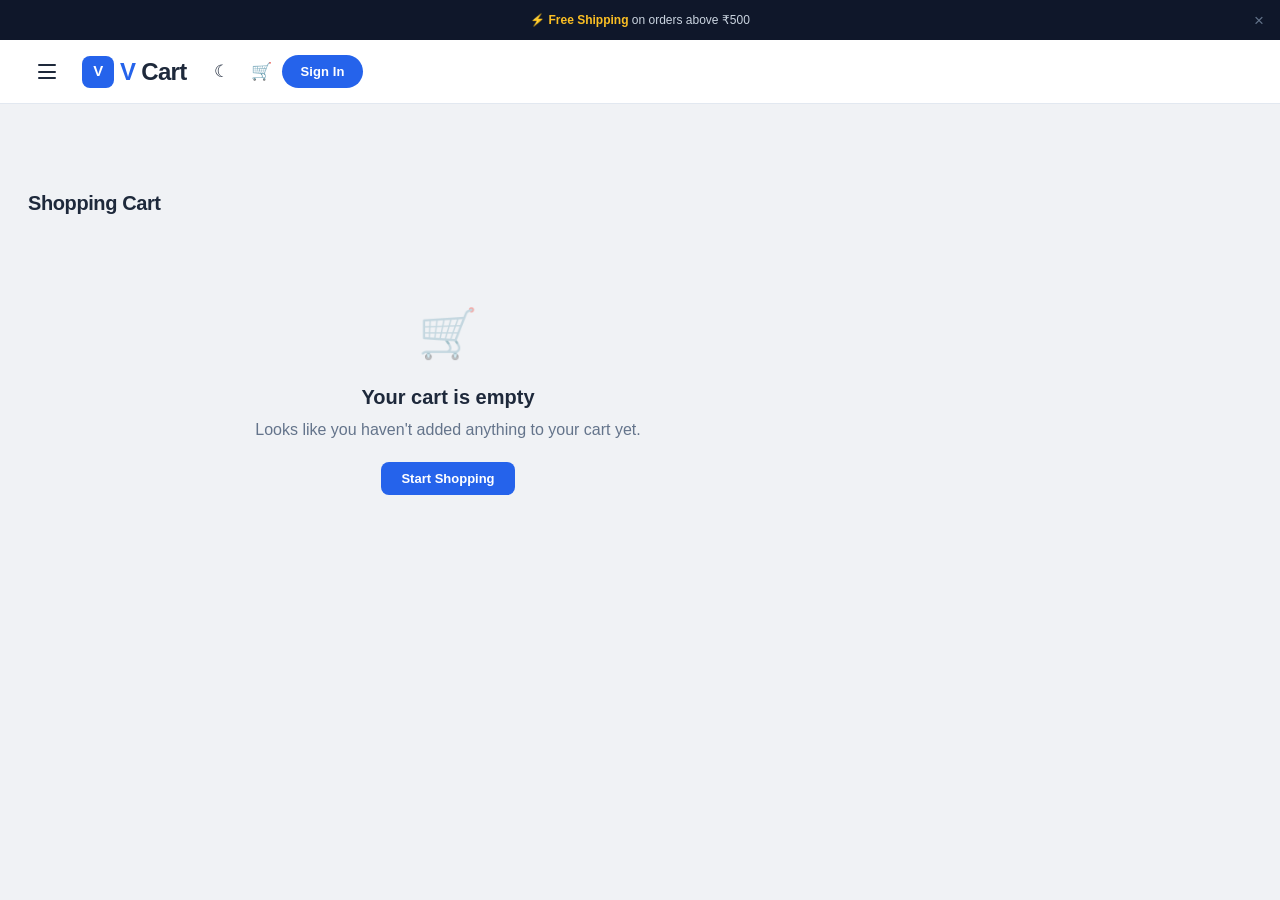
<file: pages/cart.html>
<!DOCTYPE html>
<html lang="en">
<head>
  <meta charset="UTF-8">
  <meta name="viewport" content="width=device-width, initial-scale=1.0">
  <title>Shopping Cart - VCart</title>
  <meta name="description" content="View and manage your shopping cart at VCart.">
  <meta name="robots" content="noindex, follow">
  <link rel="canonical" href="https://vcart.com/pages/cart.html">
  <script>if(localStorage.getItem('vcart_theme')==='dark')document.documentElement.classList.add('dark-theme');</script>
  <link rel="stylesheet" href="/css/style.css">
  <link rel="stylesheet" href="/css/responsive.css">
</head>
<body>
  <div id="toast-container" class="toast-container"></div>

  <div class="announcement-bar">
    <span>&#x26A1; <strong>Free Shipping</strong> on orders above &#x20B9;500</span>
    <button class="close-announce" aria-label="Close">&times;</button>
  </div>

  <nav class="navbar" role="navigation" aria-label="Main navigation">
    <div class="container">
      <div class="hamburger" aria-label="Open menu" role="button" tabindex="0"><span></span><span></span><span></span></div>
      <a href="/index.html" class="navbar-brand" aria-label="Home"><div class="brand-icon">V</div><span class="brand-highlight">V</span>Cart</a>
      <div class="navbar-actions">
        <button class="theme-toggle" aria-label="Dark mode">&#x263E;</button>
        <a href="/pages/cart.html" class="nav-btn" aria-label="Cart">&#x1F6D2;<span class="badge cart-badge" style="display:none;">0</span></a>
        <a href="/pages/login.html" class="login-btn visible">Sign In</a>
        <div class="user-profile-btn" role="button" tabindex="0" onclick="window.location.href='/pages/profile.html'"><div class="user-avatar">U</div><span class="user-name">User</span></div>
      </div>
    </div>
  </nav>

  <aside class="sidebar" role="dialog" aria-label="Menu">
    <div class="sidebar-header"><h3>Menu</h3><button class="sidebar-close">&times;</button></div>
    <nav class="sidebar-nav">
      <a href="/index.html">&#x1F3E0; Home</a><a href="/pages/products.html">&#x1F4E6; Products</a>
      <div class="sidebar-divider"></div>
      <a href="/pages/cart.html">&#x1F6D2; Cart</a><a href="/pages/wishlist.html">&#x2661; Wishlist</a>
      <div class="sidebar-divider"></div>
      <div id="sidebar-auth"></div>
    </nav>
  </aside>

  <main class="cart-page">
    <div class="container">
      <div class="section-header"><div class="left"><h2>Shopping Cart</h2></div></div>
      <div class="cart-layout">
        <div id="cart-items-container"><div class="spinner"></div></div>
        <aside class="cart-summary" style="display:none;" aria-label="Order summary">
          <h3>Order Summary</h3>
          <div class="summary-row"><span>Subtotal</span><span id="cart-subtotal">&#x20B9;0</span></div>
          <div class="summary-row"><span>Shipping</span><span id="cart-shipping">&#x20B9;0</span></div>
          <div class="summary-row total"><span>Total</span><span id="cart-total">&#x20B9;0</span></div>
          <a href="/pages/checkout.html" class="btn btn-primary btn-block checkout-btn">Proceed to Checkout</a>
          <a href="/pages/products.html" class="btn btn-secondary btn-block" style="margin-top:6px;">Continue Shopping</a>
        </aside>
      </div>
    </div>
  </main>

  <button class="scroll-top" aria-label="Scroll to top">&#x2B06;</button>

  <script defer src="/js/config.js"></script>
  <script defer src="/js/utils.js"></script>
  <script defer src="/js/products.js"></script>
  <script defer src="/js/cart.js"></script>
  <script defer src="/js/auth.js"></script>
  <script defer src="/js/main.js"></script>
</body>
</html>
</file>
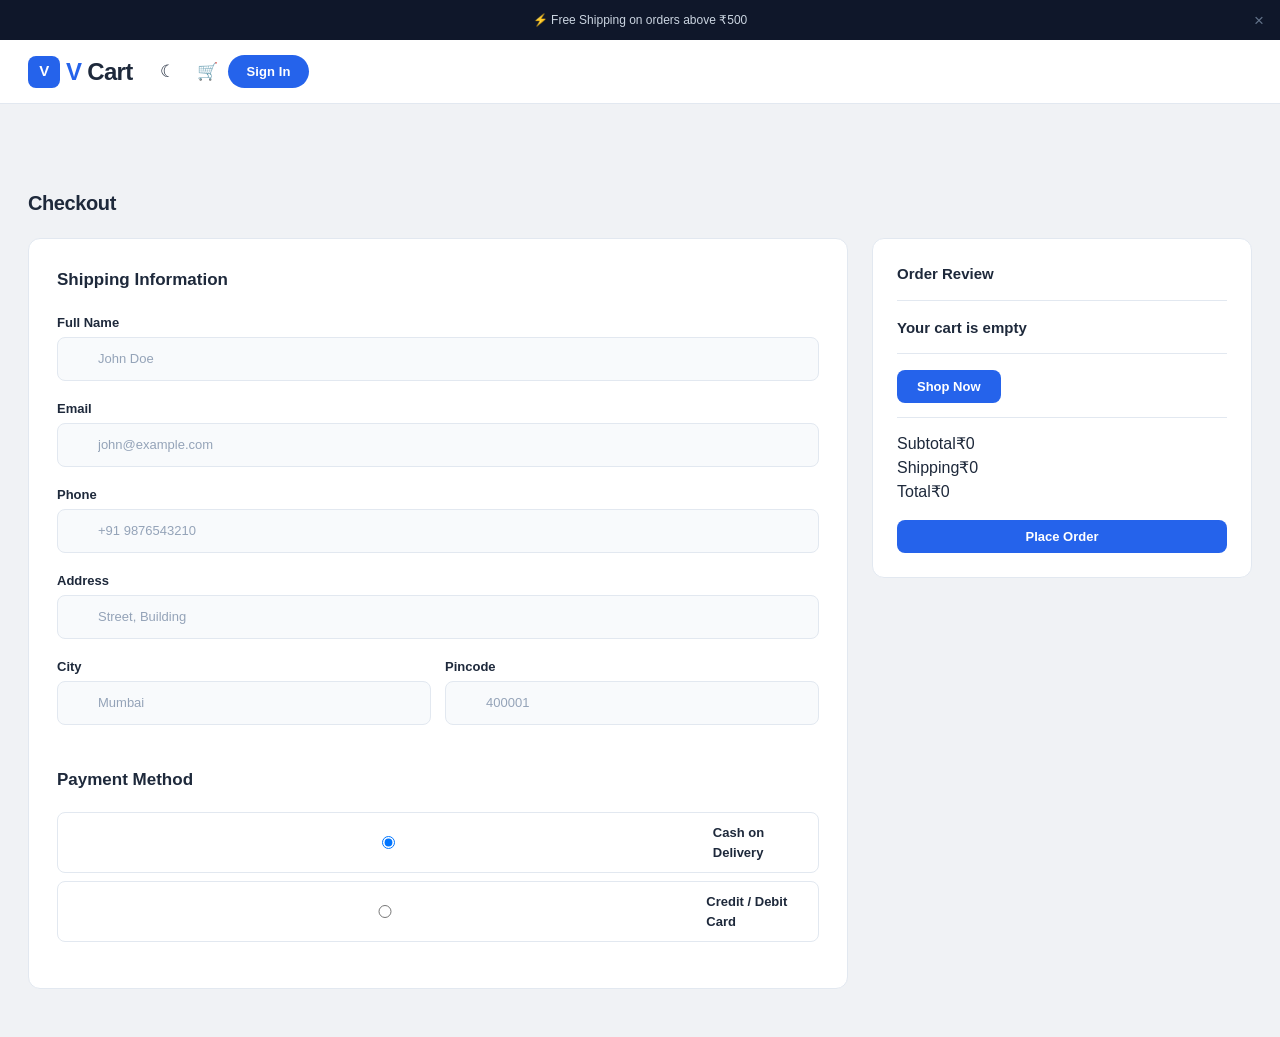
<file: pages/checkout.html>
<!DOCTYPE html>
<html lang="en">
<head>
  <meta charset="UTF-8">
  <meta name="viewport" content="width=device-width, initial-scale=1.0">
  <title>Checkout - VCart</title>
  <meta name="description" content="Complete your order at VCart.">
  <meta name="robots" content="noindex, follow">
  <script>if(localStorage.getItem('vcart_theme')==='dark')document.documentElement.classList.add('dark-theme');</script>
  <link rel="stylesheet" href="/css/style.css">
  <link rel="stylesheet" href="/css/responsive.css">
</head>
<body>
  <div id="toast-container" class="toast-container"></div>

  <div class="announcement-bar">
    <span>&#x26A1; Free Shipping on orders above &#x20B9;500</span>
    <button class="close-announce" aria-label="Close">&times;</button>
  </div>

  <nav class="navbar" role="navigation" aria-label="Main navigation">
    <div class="container">
      <a href="/index.html" class="navbar-brand" aria-label="Home"><div class="brand-icon">V</div><span class="brand-highlight">V</span>Cart</a>
      <div class="navbar-actions">
        <button class="theme-toggle" aria-label="Dark mode">&#x263E;</button>
        <a href="/pages/cart.html" class="nav-btn" aria-label="Cart">&#x1F6D2;<span class="badge cart-badge" style="display:none;">0</span></a>
        <a href="/pages/login.html" class="login-btn visible">Sign In</a>
        <div class="user-profile-btn" role="button" tabindex="0" onclick="window.location.href='/pages/profile.html'"><div class="user-avatar">U</div><span class="user-name">User</span></div>
      </div>
    </div>
  </nav>

  <main class="checkout-page">
    <div class="container">
      <div class="section-header"><div class="left"><h2>Checkout</h2></div></div>
      <div class="checkout-layout">
        <div>
          <form class="checkout-form" id="checkout-form">
            <h2>Shipping Information</h2>
            <div class="form-group"><label for="full-name">Full Name</label><input type="text" id="full-name" placeholder="John Doe" required></div>
            <div class="form-group"><label for="email">Email</label><input type="email" id="email" placeholder="john@example.com" required></div>
            <div class="form-group"><label for="phone">Phone</label><input type="tel" id="phone" placeholder="+91 9876543210" required></div>
            <div class="form-group"><label for="address">Address</label><input type="text" id="address" placeholder="Street, Building" required></div>
            <div class="form-row">
              <div class="form-group"><label for="city">City</label><input type="text" id="city" placeholder="Mumbai" required></div>
              <div class="form-group"><label for="pincode">Pincode</label><input type="text" id="pincode" placeholder="400001" required></div>
            </div>
            <h2 style="margin-top:24px;">Payment Method</h2>
            <div class="form-group">
              <label style="display:flex;align-items:center;gap:8px;cursor:pointer;padding:10px 14px;border:1px solid var(--border);border-radius:var(--radius-md);"><input type="radio" name="payment" value="cod" checked> Cash on Delivery</label>
              <label style="display:flex;align-items:center;gap:8px;cursor:pointer;padding:10px 14px;border:1px solid var(--border);border-radius:var(--radius-md);margin-top:8px;"><input type="radio" name="payment" value="card"> Credit / Debit Card</label>
            </div>
          </form>
        </div>
        <aside class="checkout-review" aria-label="Order review">
          <h3>Order Review</h3>
          <div id="checkout-items"></div>
          <div style="border-top:1px solid var(--border);margin-top:14px;padding-top:14px;">
            <div class="summary-row"><span>Subtotal</span><span id="checkout-subtotal">&#x20B9;0</span></div>
            <div class="summary-row"><span>Shipping</span><span id="checkout-shipping">&#x20B9;0</span></div>
            <div class="summary-row total"><span>Total</span><span id="checkout-total">&#x20B9;0</span></div>
          </div>
          <button class="btn btn-primary btn-block checkout-btn" id="place-order" style="margin-top:16px;">Place Order</button>
        </aside>
      </div>
    </div>
  </main>

  <button class="scroll-top" aria-label="Scroll to top">&#x2B06;</button>

  <script defer src="/js/config.js"></script>
  <script defer src="/js/utils.js"></script>
  <script defer src="/js/products.js"></script>
  <script defer src="/js/cart.js"></script>
  <script defer src="/js/auth.js"></script>
  <script defer src="/js/main.js"></script>
</body>
</html>
</file>
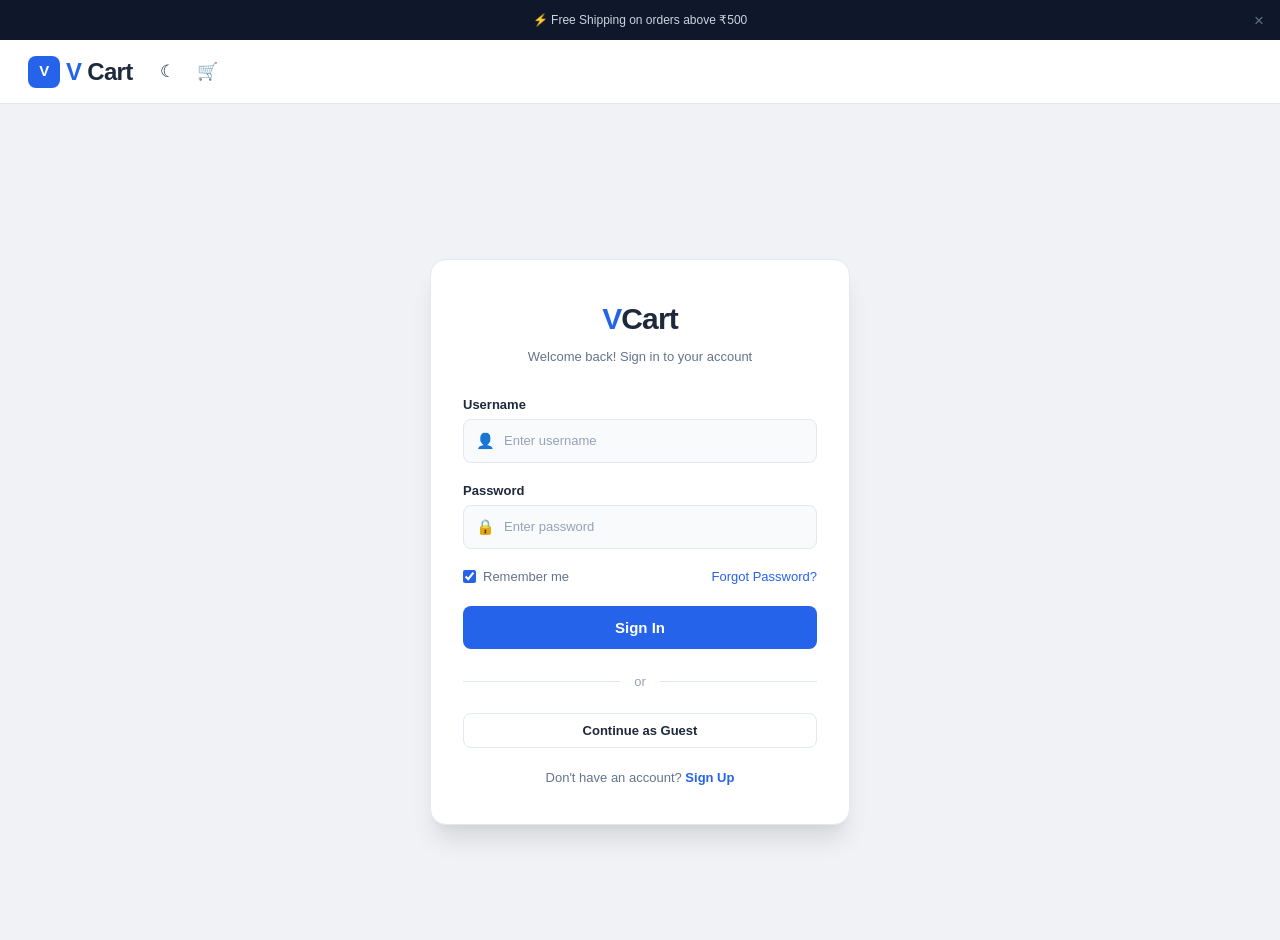
<file: pages/login.html>
<!DOCTYPE html>
<html lang="en">
<head>
  <meta charset="UTF-8">
  <meta name="viewport" content="width=device-width, initial-scale=1.0">
  <title>Sign In - VCart</title>
  <meta name="description" content="Sign in to your VCart account.">
  <meta name="robots" content="noindex, follow">
  <script>if(localStorage.getItem('vcart_theme')==='dark')document.documentElement.classList.add('dark-theme');</script>
  <link rel="stylesheet" href="/css/style.css">
  <link rel="stylesheet" href="/css/responsive.css">
</head>
<body>
  <div id="toast-container" class="toast-container"></div>

  <div class="announcement-bar">
    <span>&#x26A1; Free Shipping on orders above &#x20B9;500</span>
    <button class="close-announce" aria-label="Close">&times;</button>
  </div>

  <nav class="navbar" role="navigation" aria-label="Main navigation">
    <div class="container">
      <a href="/index.html" class="navbar-brand" aria-label="Home"><div class="brand-icon">V</div><span class="brand-highlight">V</span>Cart</a>
      <div class="navbar-actions">
        <button class="theme-toggle" aria-label="Dark mode">&#x263E;</button>
        <a href="/pages/cart.html" class="nav-btn" aria-label="Cart">&#x1F6D2;<span class="badge cart-badge" style="display:none;">0</span></a>
      </div>
    </div>
  </nav>

  <main class="auth-page">
    <div class="auth-card">
      <div class="auth-header">
        <div class="auth-logo"><span>V</span>Cart</div>
        <p>Welcome back! Sign in to your account</p>
      </div>
      <form id="login-form">
        <div class="form-group">
          <label for="login-username">Username</label>
          <div class="input-wrapper"><span class="input-icon">&#x1F464;</span><input type="text" id="login-username" placeholder="Enter username" required autocomplete="username"></div>
        </div>
        <div class="form-group">
          <label for="login-password">Password</label>
          <div class="input-wrapper"><span class="input-icon">&#x1F512;</span><input type="password" id="login-password" placeholder="Enter password" required autocomplete="current-password"></div>
        </div>
        <div class="form-options">
          <label><input type="checkbox" checked> Remember me</label>
          <a href="#" class="forgot-link">Forgot Password?</a>
        </div>
        <button type="submit" class="btn btn-primary btn-block btn-lg">Sign In</button>
      </form>
      <div class="auth-divider"><span>or</span></div>
      <button class="btn btn-secondary btn-block" onclick="window.location.href='/index.html'">Continue as Guest</button>
      <div class="auth-footer">Don't have an account? <a href="/pages/signup.html">Sign Up</a></div>
    </div>
  </main>

  <script defer src="/js/config.js"></script>
  <script defer src="/js/utils.js"></script>
  <script defer src="/js/products.js"></script>
  <script defer src="/js/cart.js"></script>
  <script defer src="/js/auth.js"></script>
  <script defer src="/js/main.js"></script>
</body>
</html>
</file>
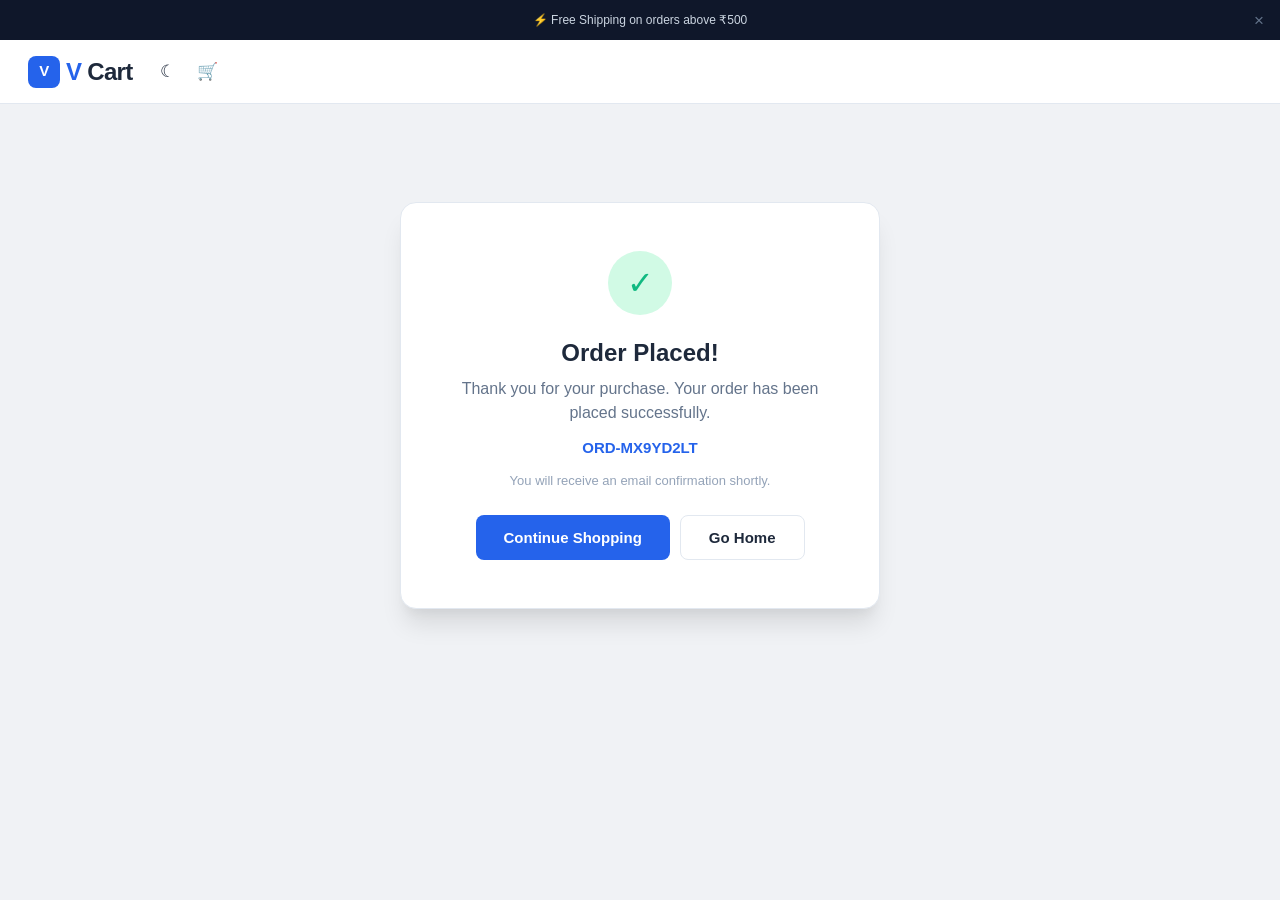
<file: pages/order-success.html>
<!DOCTYPE html>
<html lang="en">
<head>
  <meta charset="UTF-8">
  <meta name="viewport" content="width=device-width, initial-scale=1.0">
  <title>Order Successful - VCart</title>
  <meta name="description" content="Your order has been placed successfully.">
  <meta name="robots" content="noindex, follow">
  <script>if(localStorage.getItem('vcart_theme')==='dark')document.documentElement.classList.add('dark-theme');</script>
  <link rel="stylesheet" href="/css/style.css">
  <link rel="stylesheet" href="/css/responsive.css">
</head>
<body>
  <div id="toast-container" class="toast-container"></div>

  <div class="announcement-bar">
    <span>&#x26A1; Free Shipping on orders above &#x20B9;500</span>
    <button class="close-announce" aria-label="Close">&times;</button>
  </div>

  <nav class="navbar" role="navigation" aria-label="Main navigation">
    <div class="container">
      <a href="/index.html" class="navbar-brand" aria-label="Home"><div class="brand-icon">V</div><span class="brand-highlight">V</span>Cart</a>
      <div class="navbar-actions">
        <button class="theme-toggle" aria-label="Dark mode">&#x263E;</button>
        <a href="/pages/cart.html" class="nav-btn" aria-label="Cart">&#x1F6D2;<span class="badge cart-badge" style="display:none;">0</span></a>
      </div>
    </div>
  </nav>

  <main class="order-success">
    <div class="success-card">
      <div class="success-icon">&#x2713;</div>
      <h1>Order Placed!</h1>
      <p>Thank you for your purchase. Your order has been placed successfully.</p>
      <p class="order-number" id="order-number"></p>
      <p style="font-size:var(--font-sm);color:var(--text-muted);">You will receive an email confirmation shortly.</p>
      <div class="actions">
        <a href="/pages/products.html" class="btn btn-primary btn-lg">Continue Shopping</a>
        <a href="/index.html" class="btn btn-secondary btn-lg">Go Home</a>
      </div>
    </div>
  </main>

  <script defer src="/js/config.js"></script>
  <script defer src="/js/utils.js"></script>
  <script defer src="/js/products.js"></script>
  <script defer src="/js/cart.js"></script>
  <script defer src="/js/auth.js"></script>
  <script defer src="/js/main.js"></script>
</body>
</html>
</file>
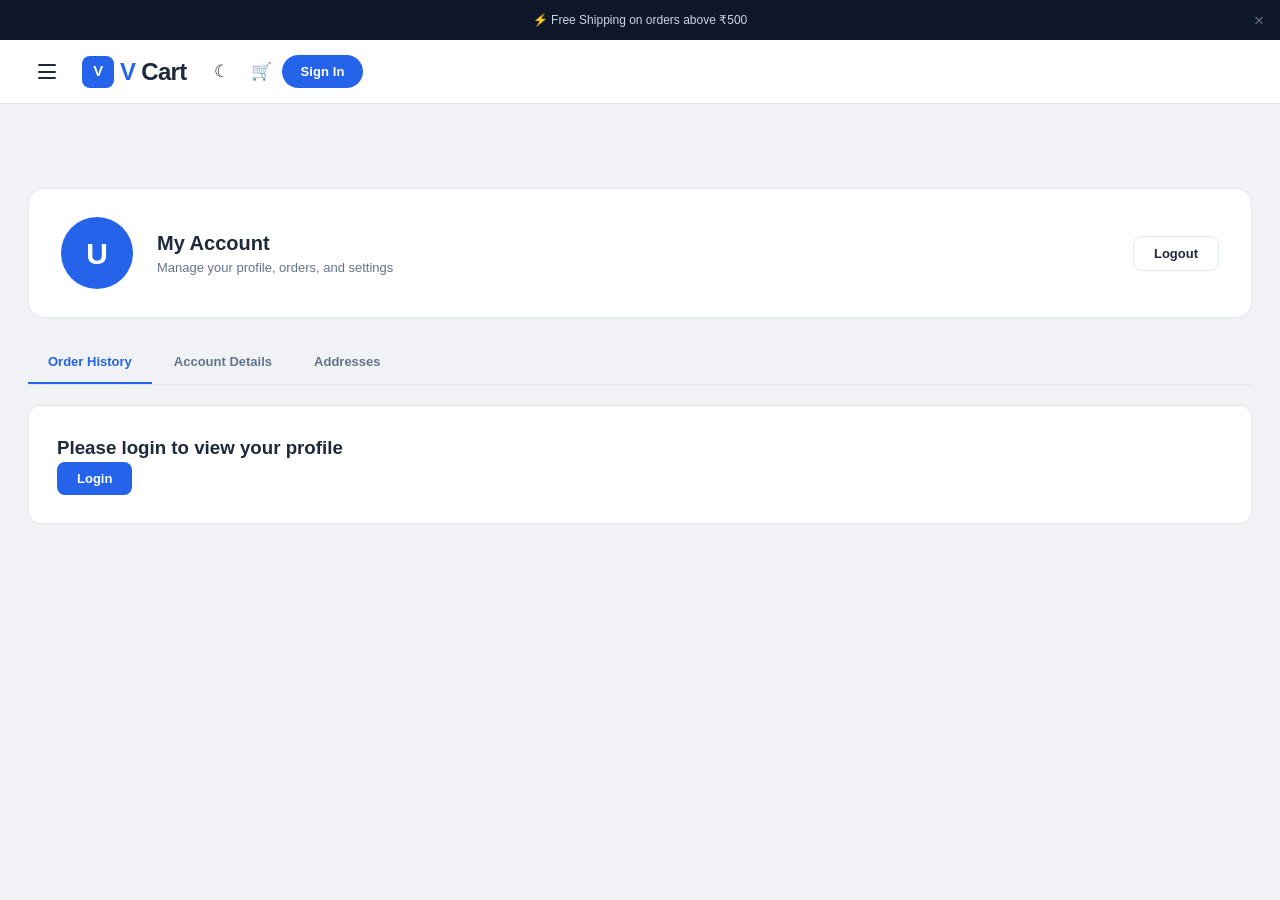
<file: pages/profile.html>
<!DOCTYPE html>
<html lang="en">
<head>
  <meta charset="UTF-8">
  <meta name="viewport" content="width=device-width, initial-scale=1.0">
  <title>My Profile - VCart</title>
  <meta name="description" content="Manage your VCart account.">
  <meta name="robots" content="noindex, follow">
  <script>if(localStorage.getItem('vcart_theme')==='dark')document.documentElement.classList.add('dark-theme');</script>
  <link rel="stylesheet" href="/css/style.css">
  <link rel="stylesheet" href="/css/responsive.css">
</head>
<body>
  <div id="toast-container" class="toast-container"></div>

  <div class="announcement-bar">
    <span>&#x26A1; Free Shipping on orders above &#x20B9;500</span>
    <button class="close-announce" aria-label="Close">&times;</button>
  </div>

  <nav class="navbar" role="navigation" aria-label="Main navigation">
    <div class="container">
      <div class="hamburger" aria-label="Open menu" role="button" tabindex="0"><span></span><span></span><span></span></div>
      <a href="/index.html" class="navbar-brand" aria-label="Home"><div class="brand-icon">V</div><span class="brand-highlight">V</span>Cart</a>
      <div class="navbar-actions">
        <button class="theme-toggle" aria-label="Dark mode">&#x263E;</button>
        <a href="/pages/cart.html" class="nav-btn" aria-label="Cart">&#x1F6D2;<span class="badge cart-badge" style="display:none;">0</span></a>
        <a href="/pages/login.html" class="login-btn visible">Sign In</a>
        <div class="user-profile-btn" role="button" tabindex="0" onclick="window.location.href='/pages/profile.html'"><div class="user-avatar">U</div><span class="user-name">User</span></div>
      </div>
    </div>
  </nav>

  <aside class="sidebar" role="dialog" aria-label="Menu">
    <div class="sidebar-header"><h3>Menu</h3><button class="sidebar-close">&times;</button></div>
    <nav class="sidebar-nav">
      <a href="/index.html">&#x1F3E0; Home</a><a href="/pages/products.html">&#x1F4E6; Products</a>
      <div class="sidebar-divider"></div>
      <a href="/pages/cart.html">&#x1F6D2; Cart</a><a href="/pages/wishlist.html">&#x2661; Wishlist</a>
      <div class="sidebar-divider"></div>
      <div id="sidebar-auth"></div>
    </nav>
  </aside>

  <main class="profile-page">
    <div class="container">
      <div class="profile-header">
        <div class="profile-avatar">U</div>
        <div class="profile-info">
          <h1 id="profile-username">My Account</h1>
          <p id="profile-email">Manage your profile, orders, and settings</p>
        </div>
        <button id="logout-btn" class="btn btn-secondary" style="margin-left:auto;">Logout</button>
      </div>
      <div class="profile-tabs" role="tablist">
        <button class="tab-btn active" data-tab="orders" role="tab">Order History</button>
        <button class="tab-btn" data-tab="details" role="tab">Account Details</button>
        <button class="tab-btn" data-tab="addresses" role="tab">Addresses</button>
      </div>
      <div class="profile-content" id="profile-content-area"><div class="spinner"></div></div>
    </div>
  </main>

  <button class="scroll-top" aria-label="Scroll to top">&#x2B06;</button>

  <script defer src="/js/config.js"></script>
  <script defer src="/js/utils.js"></script>
  <script defer src="/js/products.js"></script>
  <script defer src="/js/cart.js"></script>
  <script defer src="/js/auth.js"></script>
  <script defer src="/js/main.js"></script>
  <script>
    document.addEventListener('DOMContentLoaded', () => {
      const user = Auth.getCurrentUser();
      if (user) {
        document.getElementById('profile-username').textContent = 'Hello, ' + user.username + '!';
        const av = document.querySelector('.profile-avatar');
        if (av) av.textContent = user.username.charAt(0).toUpperCase();
      }
      const lo = document.getElementById('logout-btn');
      if (lo) lo.addEventListener('click', () => Auth.logout());
    });
  </script>
</body>
</html>
</file>
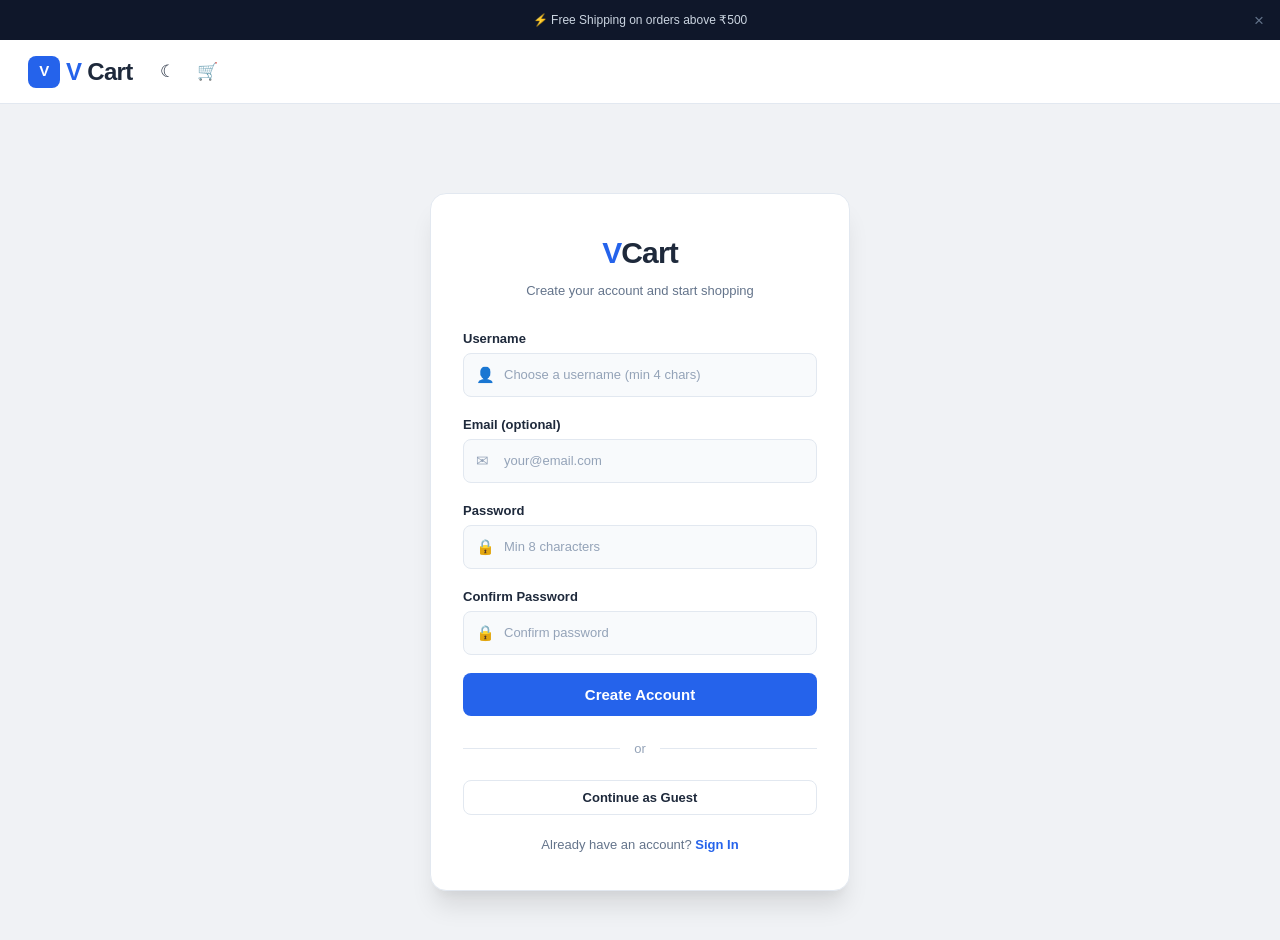
<file: pages/signup.html>
<!DOCTYPE html>
<html lang="en">
<head>
  <meta charset="UTF-8">
  <meta name="viewport" content="width=device-width, initial-scale=1.0">
  <title>Sign Up - VCart | Create Your Account</title>
  <meta name="description" content="Create your VCart account and start shopping today.">
  <meta name="robots" content="noindex, follow">
  <script>if(localStorage.getItem('vcart_theme')==='dark')document.documentElement.classList.add('dark-theme');</script>
  <link rel="stylesheet" href="/css/style.css">
  <link rel="stylesheet" href="/css/responsive.css">
</head>
<body>
  <div id="toast-container" class="toast-container"></div>

  <div class="announcement-bar">
    <span>&#x26A1; Free Shipping on orders above &#x20B9;500</span>
    <button class="close-announce" aria-label="Close">&times;</button>
  </div>

  <nav class="navbar" role="navigation" aria-label="Main navigation">
    <div class="container">
      <a href="/index.html" class="navbar-brand" aria-label="Home"><div class="brand-icon">V</div><span class="brand-highlight">V</span>Cart</a>
      <div class="navbar-actions">
        <button class="theme-toggle" aria-label="Dark mode">&#x263E;</button>
        <a href="/pages/cart.html" class="nav-btn" aria-label="Cart">&#x1F6D2;<span class="badge cart-badge" style="display:none;">0</span></a>
      </div>
    </div>
  </nav>

  <main class="auth-page">
    <div class="auth-card">
      <div class="auth-header">
        <div class="auth-logo"><span>V</span>Cart</div>
        <p>Create your account and start shopping</p>
      </div>
      <form id="signup-form">
        <div class="form-group">
          <label for="signup-username">Username</label>
          <div class="input-wrapper"><span class="input-icon">&#x1F464;</span><input type="text" id="signup-username" placeholder="Choose a username (min 4 chars)" required autocomplete="username"></div>
        </div>
        <div class="form-group">
          <label for="signup-email">Email (optional)</label>
          <div class="input-wrapper"><span class="input-icon">&#x2709;</span><input type="email" id="signup-email" placeholder="your@email.com" autocomplete="email"></div>
        </div>
        <div class="form-group">
          <label for="signup-password">Password</label>
          <div class="input-wrapper"><span class="input-icon">&#x1F512;</span><input type="password" id="signup-password" placeholder="Min 8 characters" required autocomplete="new-password"></div>
        </div>
        <div class="form-group">
          <label for="signup-confirm">Confirm Password</label>
          <div class="input-wrapper"><span class="input-icon">&#x1F512;</span><input type="password" id="signup-confirm" placeholder="Confirm password" required autocomplete="new-password"></div>
        </div>
        <button type="submit" class="btn btn-primary btn-block btn-lg">Create Account</button>
      </form>
      <div class="auth-divider"><span>or</span></div>
      <button class="btn btn-secondary btn-block" onclick="window.location.href='/index.html'">Continue as Guest</button>
      <div class="auth-footer">Already have an account? <a href="/pages/login.html">Sign In</a></div>
    </div>
  </main>

  <script defer src="/js/config.js"></script>
  <script defer src="/js/utils.js"></script>
  <script defer src="/js/products.js"></script>
  <script defer src="/js/cart.js"></script>
  <script defer src="/js/auth.js"></script>
  <script defer src="/js/main.js"></script>
</body>
</html>
</file>
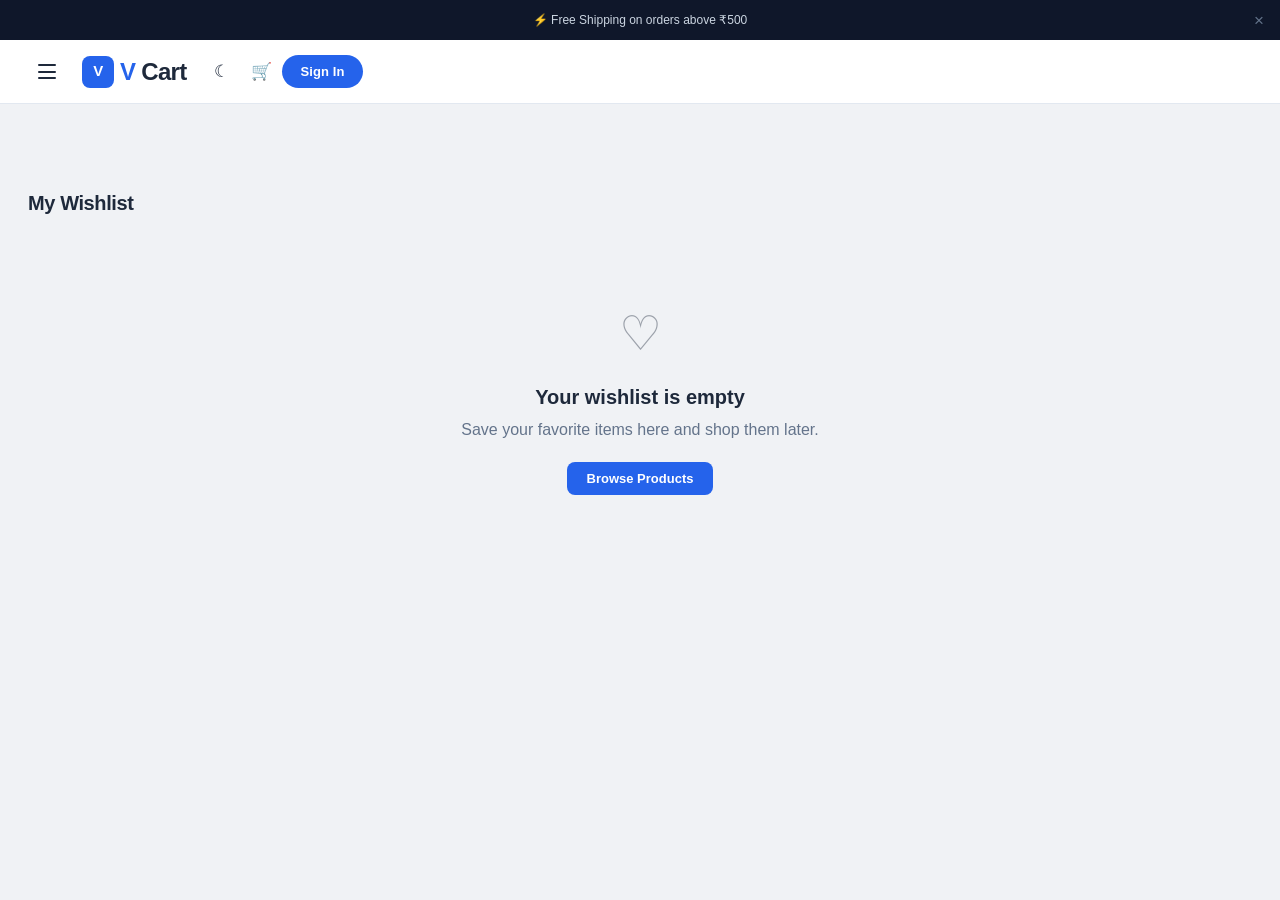
<file: pages/wishlist.html>
<!DOCTYPE html>
<html lang="en">
<head>
  <meta charset="UTF-8">
  <meta name="viewport" content="width=device-width, initial-scale=1.0">
  <title>My Wishlist - VCart</title>
  <meta name="description" content="View your saved items.">
  <meta name="robots" content="noindex, follow">
  <script>if(localStorage.getItem('vcart_theme')==='dark')document.documentElement.classList.add('dark-theme');</script>
  <link rel="stylesheet" href="/css/style.css">
  <link rel="stylesheet" href="/css/responsive.css">
</head>
<body>
  <div id="toast-container" class="toast-container"></div>

  <div class="announcement-bar">
    <span>&#x26A1; Free Shipping on orders above &#x20B9;500</span>
    <button class="close-announce" aria-label="Close">&times;</button>
  </div>

  <nav class="navbar" role="navigation" aria-label="Main navigation">
    <div class="container">
      <div class="hamburger" aria-label="Open menu" role="button" tabindex="0"><span></span><span></span><span></span></div>
      <a href="/index.html" class="navbar-brand" aria-label="Home"><div class="brand-icon">V</div><span class="brand-highlight">V</span>Cart</a>
      <div class="navbar-actions">
        <button class="theme-toggle" aria-label="Dark mode">&#x263E;</button>
        <a href="/pages/cart.html" class="nav-btn" aria-label="Cart">&#x1F6D2;<span class="badge cart-badge" style="display:none;">0</span></a>
        <a href="/pages/login.html" class="login-btn visible">Sign In</a>
        <div class="user-profile-btn" role="button" tabindex="0" onclick="window.location.href='/pages/profile.html'"><div class="user-avatar">U</div><span class="user-name">User</span></div>
      </div>
    </div>
  </nav>

  <aside class="sidebar" role="dialog" aria-label="Menu">
    <div class="sidebar-header"><h3>Menu</h3><button class="sidebar-close">&times;</button></div>
    <nav class="sidebar-nav">
      <a href="/index.html">&#x1F3E0; Home</a><a href="/pages/products.html">&#x1F4E6; Products</a>
      <div class="sidebar-divider"></div>
      <a href="/pages/cart.html">&#x1F6D2; Cart</a>
      <div class="sidebar-divider"></div>
      <div id="sidebar-auth"></div>
    </nav>
  </aside>

  <main class="cart-page">
    <div class="container">
      <div class="section-header"><div class="left"><h2>My Wishlist</h2></div></div>
      <div id="wishlist-container">
        <div class="cart-empty">
          <div class="empty-icon">&#x2661;</div>
          <h2>Your wishlist is empty</h2>
          <p>Save your favorite items here and shop them later.</p>
          <a href="/pages/products.html" class="btn btn-primary">Browse Products</a>
        </div>
      </div>
    </div>
  </main>

  <button class="scroll-top" aria-label="Scroll to top">&#x2B06;</button>

  <script defer src="/js/config.js"></script>
  <script defer src="/js/utils.js"></script>
  <script defer src="/js/products.js"></script>
  <script defer src="/js/cart.js"></script>
  <script defer src="/js/auth.js"></script>
  <script defer src="/js/main.js"></script>
</body>
</html>
</file>
<file: css/style.css>
/* ============================
   CSS RESET
   ============================ */
*, *::before, *::after {
  margin: 0;
  padding: 0;
  box-sizing: border-box;
}

html {
  scroll-behavior: smooth;
  -webkit-text-size-adjust: 100%;
  -webkit-font-smoothing: antialiased;
  -moz-osx-font-smoothing: grayscale;
}

body {
  font-family: 'Inter', -apple-system, BlinkMacSystemFont, 'Segoe UI', Roboto, 'Helvetica Neue', Arial, sans-serif;
  background-color: var(--bg);
  color: var(--text);
  line-height: 1.5;
  overflow-x: hidden;
  min-height: 100vh;
}

img {
  max-width: 100%;
  height: auto;
  display: block;
}

a {
  text-decoration: none;
  color: inherit;
}

ul, ol {
  list-style: none;
}

button {
  cursor: pointer;
  border: none;
  background: none;
  font: inherit;
  color: inherit;
}

input, select, textarea {
  font: inherit;
  color: inherit;
}

/* ============================
   CSS VARIABLES
   ============================ */
:root {
  --primary: #2563EB;
  --primary-dark: #1D4ED8;
  --primary-light: #60A5FA;
  --primary-bg: #EFF6FF;
  --secondary: #0F172A;
  --accent: #F97316;
  --accent-dark: #EA580C;
  --accent-light: #FBBF24;
  --success: #10B981;
  --error: #EF4444;
  --warning: #F59E0B;
  --bg: #F0F2F5;
  --bg-white: #FFFFFF;
  --bg-card: #FFFFFF;
  --bg-input: #F8FAFC;
  --bg-hover: #F1F5F9;
  --bg-dark: #0F172A;
  --text: #1E293B;
  --text-secondary: #64748B;
  --text-muted: #94A3B8;
  --text-light: #FFFFFF;
  --border: #E2E8F0;
  --border-light: #F1F5F9;
  --shadow-sm: 0 1px 2px rgba(0,0,0,0.05), 0 1px 3px rgba(0,0,0,0.1);
  --shadow-md: 0 4px 6px -1px rgba(0,0,0,0.07), 0 2px 4px -1px rgba(0,0,0,0.04);
  --shadow-lg: 0 10px 15px -3px rgba(0,0,0,0.08), 0 4px 6px -2px rgba(0,0,0,0.04);
  --shadow-xl: 0 20px 25px -5px rgba(0,0,0,0.1), 0 10px 10px -5px rgba(0,0,0,0.04);
  --shadow-card: 0 1px 3px rgba(0,0,0,0.06), 0 1px 2px rgba(0,0,0,0.04);
  --shadow-card-hover: 0 10px 25px -5px rgba(0,0,0,0.1), 0 8px 10px -6px rgba(0,0,0,0.06);
  --radius-sm: 6px;
  --radius-md: 8px;
  --radius-lg: 12px;
  --radius-xl: 16px;
  --radius-2xl: 20px;
  --radius-full: 9999px;
  --transition: 200ms cubic-bezier(0.4, 0, 0.2, 1);
  --transition-slow: 350ms cubic-bezier(0.4, 0, 0.2, 1);
  --max-width: 1280px;
  --header-h: 64px;
  --announce-h: 40px;
  --font-xs: 0.75rem;
  --font-sm: 0.8125rem;
  --font-base: 0.9375rem;
  --font-lg: 1.0625rem;
  --font-xl: 1.25rem;
  --font-2xl: 1.5rem;
  --font-3xl: 1.875rem;
  --font-4xl: 2.25rem;
  --font-5xl: 3rem;
}

/* ============================
   DARK MODE
   ============================ */
.dark-theme {
  --bg: #0B1120;
  --bg-white: #111827;
  --bg-card: #1A2332;
  --bg-input: #1E293B;
  --bg-hover: #1E293B;
  --text: #F1F5F9;
  --text-secondary: #94A3B8;
  --text-muted: #64748B;
  --border: #1E293B;
  --border-light: #1E293B;
  --shadow-sm: 0 1px 2px rgba(0,0,0,0.3);
  --shadow-md: 0 4px 6px rgba(0,0,0,0.3);
  --shadow-lg: 0 10px 15px rgba(0,0,0,0.3);
  --shadow-xl: 0 20px 25px rgba(0,0,0,0.4);
  --shadow-card: 0 1px 3px rgba(0,0,0,0.3);
  --shadow-card-hover: 0 10px 25px rgba(0,0,0,0.4);
  --primary-bg: rgba(37,99,235,0.12);
}

/* ============================
   UTILITY
   ============================ */
.container {
  width: 100%;
  max-width: var(--max-width);
  margin: 0 auto;
  padding: 0 16px;
}

@media (min-width: 768px) {
  .container { padding: 0 24px; }
}
@media (min-width: 1024px) {
  .container { padding: 0 32px; }
}

.section {
  padding: 32px 0;
}

@media (min-width: 768px) {
  .section { padding: 40px 0; }
}

.section-header {
  display: flex;
  align-items: center;
  justify-content: space-between;
  margin-bottom: 20px;
  gap: 16px;
}

.section-header .left h2 {
  font-size: var(--font-xl);
  font-weight: 700;
  color: var(--text);
  letter-spacing: -0.02em;
}

.section-header .left p {
  font-size: var(--font-sm);
  color: var(--text-secondary);
  margin-top: 2px;
}

.section-header .view-all {
  font-size: var(--font-sm);
  font-weight: 600;
  color: var(--primary);
  display: flex;
  align-items: center;
  gap: 4px;
  white-space: nowrap;
  transition: gap var(--transition);
}

.section-header .view-all:hover {
  gap: 8px;
}

.sr-only {
  position: absolute; width: 1px; height: 1px; padding: 0; margin: -1px;
  overflow: hidden; clip: rect(0,0,0,0); white-space: nowrap; border: 0;
}

/* ============================
   ANNOUNCEMENT BAR
   ============================ */
.announcement-bar {
  height: var(--announce-h);
  background: var(--secondary);
  display: flex;
  align-items: center;
  justify-content: center;
  font-size: var(--font-xs);
  font-weight: 500;
  color: #CBD5E1;
  gap: 8px;
  position: relative;
  z-index: 1001;
}

.announcement-bar strong {
  color: var(--accent-light);
}

.announcement-bar .close-announce {
  position: absolute;
  right: 16px;
  color: #64748B;
  font-size: var(--font-lg);
  line-height: 1;
  cursor: pointer;
  transition: color var(--transition);
}

.announcement-bar .close-announce:hover {
  color: #CBD5E1;
}

/* ============================
   NAVBAR
   ============================ */
.navbar {
  position: fixed;
  top: var(--announce-h);
  left: 0;
  right: 0;
  height: var(--header-h);
  background: var(--bg-white);
  border-bottom: 1px solid var(--border);
  z-index: 1000;
  transition: box-shadow var(--transition);
}

.navbar.scrolled {
  box-shadow: var(--shadow-md);
}

.navbar .container {
  display: flex;
  align-items: center;
  height: 100%;
  gap: 16px;
}

.navbar-brand {
  display: flex;
  align-items: center;
  gap: 6px;
  font-size: var(--font-2xl);
  font-weight: 800;
  color: var(--text);
  flex-shrink: 0;
  letter-spacing: -0.03em;
}

.navbar-brand .brand-icon {
  width: 32px;
  height: 32px;
  background: var(--primary);
  border-radius: var(--radius-md);
  display: flex;
  align-items: center;
  justify-content: center;
  color: white;
  font-size: var(--font-base);
  font-weight: 800;
}

.navbar-brand .brand-highlight {
  color: var(--primary);
}

.navbar-search {
  flex: 1;
  max-width: 520px;
  position: relative;
  display: none;
}

@media (min-width: 768px) {
  .navbar-search { display: block; }
}

.navbar-search input {
  width: 100%;
  height: 40px;
  padding: 0 16px 0 42px;
  border: 1px solid var(--border);
  border-radius: var(--radius-full);
  background: var(--bg-input);
  font-size: var(--font-sm);
  transition: all var(--transition);
  outline: none;
}

.navbar-search input:focus {
  border-color: var(--primary);
  background: var(--bg-white);
  box-shadow: 0 0 0 3px rgba(37,99,235,0.1);
}

.navbar-search .search-icon {
  position: absolute;
  left: 14px;
  top: 50%;
  transform: translateY(-50%);
  color: var(--text-muted);
  font-size: var(--font-base);
  pointer-events: none;
}

.navbar-search .search-suggestions {
  position: absolute;
  top: 100%;
  left: 0;
  right: 0;
  background: var(--bg-white);
  border: 1px solid var(--border);
  border-top: none;
  border-radius: 0 0 var(--radius-lg) var(--radius-lg);
  box-shadow: var(--shadow-lg);
  z-index: 100;
  display: none;
  overflow: hidden;
}

.navbar-search .search-suggestions.show {
  display: block;
}

.navbar-search .search-suggestions .suggestion-item {
  padding: 10px 16px;
  font-size: var(--font-sm);
  color: var(--text-secondary);
  cursor: pointer;
  display: flex;
  align-items: center;
  gap: 10px;
  transition: background var(--transition);
}

.navbar-search .search-suggestions .suggestion-item:hover {
  background: var(--bg-hover);
}

.navbar-search .search-suggestions .suggestion-item .suggestion-icon {
  color: var(--text-muted);
  font-size: var(--font-xs);
}

.navbar-search .search-suggestions .suggestion-title {
  font-weight: 600;
  font-size: var(--font-xs);
  color: var(--text-muted);
  padding: 8px 16px 4px;
  text-transform: uppercase;
  letter-spacing: 0.5px;
}

.navbar-actions {
  display: flex;
  align-items: center;
  gap: 2px;
  flex-shrink: 0;
}

.navbar-actions .nav-btn {
  width: 38px;
  height: 38px;
  display: flex;
  align-items: center;
  justify-content: center;
  border-radius: var(--radius-full);
  transition: all var(--transition);
  position: relative;
  color: var(--text);
  font-size: var(--font-lg);
}

.navbar-actions .nav-btn:hover {
  background: var(--bg-hover);
}

.navbar-actions .nav-btn .badge {
  position: absolute;
  top: 1px;
  right: 1px;
  min-width: 17px;
  height: 17px;
  background: var(--accent);
  color: white;
  font-size: 9px;
  font-weight: 700;
  border-radius: var(--radius-full);
  display: flex;
  align-items: center;
  justify-content: center;
  padding: 0 4px;
}

.navbar-actions .login-btn {
  padding: 7px 18px;
  border-radius: var(--radius-full);
  background: var(--primary);
  color: white;
  font-weight: 600;
  font-size: var(--font-sm);
  transition: all var(--transition);
  display: none;
  letter-spacing: 0.01em;
}

.navbar-actions .login-btn:hover {
  background: var(--primary-dark);
  transform: translateY(-1px);
  box-shadow: 0 4px 12px rgba(37,99,235,0.35);
}

.navbar-actions .login-btn.visible { display: inline-flex; }

.navbar-actions .user-profile-btn {
  display: none;
  align-items: center;
  gap: 6px;
  padding: 3px 10px 3px 3px;
  border-radius: var(--radius-full);
  background: var(--bg-hover);
  transition: all var(--transition);
  cursor: pointer;
}

.navbar-actions .user-profile-btn.visible { display: flex; }
.navbar-actions .user-profile-btn:hover { background: var(--border); }

.navbar-actions .user-avatar {
  width: 30px;
  height: 30px;
  border-radius: 50%;
  background: var(--primary);
  color: white;
  display: flex;
  align-items: center;
  justify-content: center;
  font-weight: 700;
  font-size: var(--font-sm);
}

.navbar-actions .user-name {
  font-weight: 600;
  font-size: var(--font-sm);
  color: var(--text);
  display: none;
}

@media (min-width: 768px) {
  .navbar-actions .user-name { display: block; }
}

/* ============================
   CATEGORY NAV
   ============================ */
.category-nav {
  background: var(--bg-white);
  border-bottom: 1px solid var(--border);
  position: fixed;
  top: calc(var(--announce-h) + var(--header-h));
  left: 0;
  right: 0;
  z-index: 999;
  overflow-x: auto;
  -webkit-overflow-scrolling: touch;
  scrollbar-width: none;
}

.category-nav::-webkit-scrollbar { display: none; }

.category-nav .category-list {
  display: flex;
  gap: 2px;
  padding: 0 16px;
  height: 44px;
  align-items: center;
  white-space: nowrap;
}

@media (min-width: 768px) {
  .category-nav .category-list {
    padding: 0 24px;
    gap: 4px;
  }
}

.category-nav .category-item {
  padding: 6px 14px;
  border-radius: var(--radius-full);
  font-size: var(--font-sm);
  font-weight: 500;
  color: var(--text-secondary);
  transition: all var(--transition);
  cursor: pointer;
  flex-shrink: 0;
}

.category-nav .category-item:hover {
  background: var(--bg-hover);
  color: var(--text);
}

.category-nav .category-item.active {
  background: var(--primary);
  color: white;
}

/* ============================
   HAMBURGER
   ============================ */
.hamburger {
  width: 38px;
  height: 38px;
  display: flex;
  flex-direction: column;
  align-items: center;
  justify-content: center;
  gap: 4.5px;
  cursor: pointer;
  border-radius: var(--radius-full);
  transition: background var(--transition);
  flex-shrink: 0;
}

.hamburger:hover { background: var(--bg-hover); }

.hamburger span {
  width: 18px;
  height: 2px;
  background: var(--text);
  border-radius: 2px;
  transition: all var(--transition-slow);
  transform-origin: center;
}

.hamburger.active span:nth-child(1) { transform: translateY(6.5px) rotate(45deg); }
.hamburger.active span:nth-child(2) { opacity: 0; transform: scaleX(0); }
.hamburger.active span:nth-child(3) { transform: translateY(-6.5px) rotate(-45deg); }

/* ============================
   SIDEBAR
   ============================ */
.sidebar-overlay {
  position: fixed; inset: 0;
  background: rgba(0,0,0,0.5);
  z-index: 1999;
  opacity: 0;
  visibility: hidden;
  transition: all var(--transition-slow);
}

.sidebar-overlay.active { opacity: 1; visibility: visible; }

.sidebar {
  position: fixed;
  top: 0;
  left: -320px;
  width: 300px;
  height: 100vh;
  background: var(--bg-white);
  z-index: 2000;
  transition: left var(--transition-slow);
  box-shadow: var(--shadow-xl);
  overflow-y: auto;
}

.sidebar.active { left: 0; }

.sidebar-header {
  display: flex;
  align-items: center;
  justify-content: space-between;
  padding: 20px;
  border-bottom: 1px solid var(--border);
}

.sidebar-header h3 { font-size: var(--font-lg); font-weight: 700; }

.sidebar-close {
  width: 34px;
  height: 34px;
  display: flex;
  align-items: center;
  justify-content: center;
  border-radius: var(--radius-full);
  font-size: var(--font-xl);
  transition: background var(--transition);
}

.sidebar-close:hover { background: var(--bg-hover); }

.sidebar-nav { padding: 12px; }

.sidebar-nav a {
  display: flex;
  align-items: center;
  gap: 12px;
  padding: 11px 14px;
  border-radius: var(--radius-md);
  font-weight: 500;
  font-size: var(--font-sm);
  color: var(--text);
  transition: all var(--transition);
}

.sidebar-nav a:hover { background: var(--bg-hover); color: var(--primary); }
.sidebar-nav .sidebar-divider { height: 1px; background: var(--border); margin: 8px 14px; }

/* ============================
   HERO
   ============================ */
.hero-wrap {
  margin-top: calc(var(--announce-h) + var(--header-h) + 44px);
  padding: 0 16px;
}

@media (min-width: 768px) {
  .hero-wrap { padding: 0 24px; }
}
@media (min-width: 1024px) {
  .hero-wrap { padding: 0 32px; }
}

.hero {
  position: relative;
  border-radius: var(--radius-xl);
  overflow: hidden;
  max-width: var(--max-width);
  margin: 0 auto;
  aspect-ratio: 16/6;
  min-height: 280px;
  background: var(--bg-card);
}

.hero-slide {
  position: absolute;
  inset: 0;
  display: flex;
  align-items: center;
  padding: 40px 48px;
  opacity: 0;
  transition: opacity 0.6s ease;
  background-size: cover;
  background-position: center;
  background-color: #1E293B;
}

.hero-slide.active { opacity: 1; }

.hero-slide .hero-content {
  max-width: 480px;
  z-index: 2;
  position: relative;
}

.hero-slide .hero-tag {
  display: inline-flex;
  align-items: center;
  gap: 6px;
  padding: 4px 12px;
  border-radius: var(--radius-full);
  font-size: 11px;
  font-weight: 700;
  text-transform: uppercase;
  letter-spacing: 0.8px;
  margin-bottom: 14px;
}

.hero-slide .hero-tag.orange { background: var(--accent); color: white; }
.hero-slide .hero-tag.blue { background: var(--primary); color: white; }
.hero-slide .hero-tag.green { background: var(--success); color: white; }

.hero-slide h1 {
  font-size: clamp(1.5rem, 3.5vw, 2.8rem);
  font-weight: 800;
  line-height: 1.15;
  margin-bottom: 10px;
  color: var(--secondary);
  letter-spacing: -0.03em;
}

.hero-slide p {
  font-size: clamp(0.85rem, 1.2vw, 1.05rem);
  color: var(--text-secondary);
  margin-bottom: 20px;
  line-height: 1.6;
  max-width: 400px;
}

.hero-slide .hero-actions {
  display: flex;
  gap: 10px;
  flex-wrap: wrap;
}

.hero-overlay {
  position: absolute;
  inset: 0;
  background: linear-gradient(to right, rgba(255,255,255,0.92) 25%, rgba(255,255,255,0.3) 55%, transparent 75%);
  z-index: 1;
}

.dark-theme .hero-overlay {
  background: linear-gradient(to right, rgba(15,23,42,0.92) 25%, rgba(15,23,42,0.3) 55%, transparent 75%);
}

.dark-theme .hero-slide h1 { color: #F1F5F9; }
.dark-theme .hero-slide p { color: #94A3B8; }

.hero-btn-prev,
.hero-btn-next {
  position: absolute;
  top: 50%;
  transform: translateY(-50%);
  width: 44px;
  height: 44px;
  border-radius: 50%;
  background: var(--bg-white);
  box-shadow: var(--shadow-lg);
  display: flex;
  align-items: center;
  justify-content: center;
  z-index: 4;
  cursor: pointer;
  transition: all var(--transition);
  font-size: var(--font-lg);
  color: var(--text);
  border: 1px solid var(--border);
}

.hero-btn-prev:hover,
.hero-btn-next:hover {
  background: var(--primary);
  color: white;
  border-color: var(--primary);
  box-shadow: 0 4px 12px rgba(37,99,235,0.35);
}

.hero-btn-prev { left: 16px; }
.hero-btn-next { right: 16px; }

.hero-dots {
  position: absolute;
  bottom: 16px;
  left: 50%;
  transform: translateX(-50%);
  display: flex;
  gap: 8px;
  z-index: 3;
}

.hero-dot {
  width: 8px;
  height: 8px;
  border-radius: 50%;
  background: rgba(0,0,0,0.2);
  cursor: pointer;
  transition: all var(--transition);
  border: none;
}

.hero-dot.active {
  background: var(--primary);
  width: 24px;
  border-radius: 4px;
}

.dark-theme .hero-dot {
  background: rgba(255,255,255,0.3);
}

.dark-theme .hero-dot.active {
  background: var(--primary);
}

/* ============================
   CATEGORIES
   ============================ */
.categories-grid {
  display: grid;
  grid-template-columns: repeat(8, 1fr);
  gap: 12px;
}

@media (max-width: 1023px) {
  .categories-grid { grid-template-columns: repeat(4, 1fr); }
}
@media (max-width: 540px) {
  .categories-grid { grid-template-columns: repeat(4, 1fr); gap: 8px; }
}

.category-card {
  display: flex;
  flex-direction: column;
  align-items: center;
  gap: 10px;
  padding: 20px 8px;
  background: var(--bg-card);
  border-radius: var(--radius-lg);
  box-shadow: var(--shadow-card);
  transition: all var(--transition);
  cursor: pointer;
  border: 1px solid var(--border);
}

.category-card:hover {
  transform: translateY(-4px);
  box-shadow: var(--shadow-card-hover);
  border-color: var(--primary-bg);
}

.category-card .cat-icon {
  width: 48px;
  height: 48px;
  border-radius: var(--radius-md);
  display: flex;
  align-items: center;
  justify-content: center;
  font-size: 24px;
}

.category-card:nth-child(1) .cat-icon { background: #DBEAFE; color: #2563EB; }
.category-card:nth-child(2) .cat-icon { background: #FEE2E2; color: #DC2626; }
.category-card:nth-child(3) .cat-icon { background: #D1FAE5; color: #059669; }
.category-card:nth-child(4) .cat-icon { background: #FEF3C7; color: #D97706; }
.category-card:nth-child(5) .cat-icon { background: #E0E7FF; color: #4F46E5; }
.category-card:nth-child(6) .cat-icon { background: #FCE7F3; color: #DB2777; }
.category-card:nth-child(7) .cat-icon { background: #CCFBF1; color: #0D9488; }
.category-card:nth-child(8) .cat-icon { background: #FFEDD5; color: #EA580C; }

.dark-theme .category-card:nth-child(1) .cat-icon { background: rgba(37,99,235,0.2); }
.dark-theme .category-card:nth-child(2) .cat-icon { background: rgba(220,38,38,0.2); }
.dark-theme .category-card:nth-child(3) .cat-icon { background: rgba(5,150,105,0.2); }
.dark-theme .category-card:nth-child(4) .cat-icon { background: rgba(217,119,6,0.2); }
.dark-theme .category-card:nth-child(5) .cat-icon { background: rgba(79,70,229,0.2); }
.dark-theme .category-card:nth-child(6) .cat-icon { background: rgba(219,39,119,0.2); }
.dark-theme .category-card:nth-child(7) .cat-icon { background: rgba(13,148,136,0.2); }
.dark-theme .category-card:nth-child(8) .cat-icon { background: rgba(234,88,12,0.2); }

.category-card .cat-name {
  font-weight: 600;
  font-size: var(--font-xs);
  color: var(--text);
  text-align: center;
  white-space: nowrap;
}

/* ============================
   PRODUCT CARDS
   ============================ */
.products-grid {
  display: grid;
  grid-template-columns: repeat(4, 1fr);
  gap: 16px;
}

@media (max-width: 1200px) {
  .products-grid { grid-template-columns: repeat(3, 1fr); }
}
@media (max-width: 640px) {
  .products-grid { grid-template-columns: repeat(2, 1fr); gap: 10px; }
}
@media (max-width: 360px) {
  .products-grid { grid-template-columns: repeat(2, 1fr); gap: 8px; }
}

.product-card {
  background: var(--bg-card);
  border-radius: var(--radius-lg);
  overflow: hidden;
  box-shadow: var(--shadow-card);
  border: 1px solid var(--border);
  transition: all var(--transition-slow);
  position: relative;
  display: flex;
  flex-direction: column;
}

.product-card:hover {
  transform: translateY(-6px);
  box-shadow: var(--shadow-card-hover);
  border-color: transparent;
}

.product-card .card-image {
  position: relative;
  aspect-ratio: 1;
  overflow: hidden;
  background: var(--bg-input);
}

.product-card .card-image img {
  width: 100%;
  height: 100%;
  object-fit: cover;
  transition: transform 0.6s cubic-bezier(0.4, 0, 0.2, 1);
}

.product-card:hover .card-image img {
  transform: scale(1.08);
}

.product-card .card-wishlist {
  position: absolute;
  top: 10px;
  right: 10px;
  width: 34px;
  height: 34px;
  border-radius: 50%;
  background: var(--bg-white);
  display: flex;
  align-items: center;
  justify-content: center;
  box-shadow: var(--shadow-sm);
  cursor: pointer;
  transition: all var(--transition);
  z-index: 2;
  font-size: var(--font-base);
  color: var(--text-muted);
  border: none;
}

.product-card .card-wishlist:hover {
  background: #FEE2E2;
  color: #DC2626;
  transform: scale(1.1);
}

.product-card .card-wishlist.active {
  background: #FEE2E2;
  color: #DC2626;
}

.product-card .card-discount {
  position: absolute;
  top: 10px;
  left: 10px;
  padding: 3px 8px;
  background: var(--accent);
  color: white;
  font-size: 10px;
  font-weight: 700;
  border-radius: var(--radius-sm);
  z-index: 2;
  letter-spacing: 0.3px;
}

.product-card .card-body {
  padding: 12px 14px;
  flex: 1;
  display: flex;
  flex-direction: column;
}

.product-card .card-category {
  font-size: 10px;
  color: var(--text-muted);
  text-transform: uppercase;
  letter-spacing: 0.5px;
  font-weight: 600;
  margin-bottom: 3px;
}

.product-card .card-title {
  font-size: var(--font-sm);
  font-weight: 600;
  color: var(--text);
  margin-bottom: 6px;
  display: -webkit-box;
  -webkit-line-clamp: 2;
  -webkit-box-orient: vertical;
  overflow: hidden;
  line-height: 1.4;
  transition: color var(--transition);
}

.product-card .card-title:hover {
  color: var(--primary);
}

.product-card .card-rating {
  display: flex;
  align-items: center;
  gap: 6px;
  margin-bottom: 6px;
}

.product-card .stars {
  display: flex;
  gap: 1px;
  color: var(--warning);
  font-size: var(--font-xs);
}

.product-card .stars .star-empty {
  color: var(--border);
}

.product-card .rating-count {
  font-size: 10px;
  color: var(--text-muted);
}

.product-card .card-pricing {
  display: flex;
  align-items: center;
  gap: 8px;
  margin-top: auto;
  margin-bottom: 2px;
}

.product-card .current-price {
  font-size: var(--font-base);
  font-weight: 700;
  color: var(--text);
}

.product-card .original-price {
  font-size: var(--font-xs);
  color: var(--text-muted);
  text-decoration: line-through;
}

.product-card .card-actions {
  display: flex;
  gap: 6px;
  padding: 0 14px 14px;
}

.product-card .card-actions .btn {
  flex: 1;
  padding: 8px;
  font-size: var(--font-xs);
  border-radius: var(--radius-md);
}

/* ============================
   FLASH DEALS
   ============================ */
.deals-banner {
  background: linear-gradient(135deg, #0F172A 0%, #1E293B 100%);
  border-radius: var(--radius-lg);
  padding: 28px 32px;
  display: flex;
  align-items: center;
  justify-content: space-between;
  flex-wrap: wrap;
  gap: 16px;
  margin-bottom: 20px;
}

.dark-theme .deals-banner {
  background: linear-gradient(135deg, #1A2332 0%, #0F172A 100%);
}

.deals-banner .left {
  display: flex;
  align-items: center;
  gap: 20px;
}

.deals-banner .deals-icon {
  font-size: 2rem;
  line-height: 1;
}

.deals-banner .deals-text h3 {
  font-size: var(--font-xl);
  font-weight: 700;
  color: white;
}

.deals-banner .deals-text p {
  font-size: var(--font-sm);
  color: #94A3B8;
}

.deals-banner .countdown {
  display: flex;
  align-items: center;
  gap: 6px;
}

.deals-banner .countdown-item {
  display: flex;
  flex-direction: column;
  align-items: center;
  background: rgba(255,255,255,0.1);
  color: white;
  padding: 6px 10px;
  border-radius: var(--radius-md);
  min-width: 44px;
}

.deals-banner .countdown-item .num {
  font-size: var(--font-lg);
  font-weight: 700;
  line-height: 1.2;
}

.deals-banner .countdown-item .label {
  font-size: 9px;
  text-transform: uppercase;
  opacity: 0.6;
  margin-top: 1px;
}

.deals-banner .countdown-sep {
  font-size: var(--font-xl);
  font-weight: 700;
  color: #64748B;
}

@media (max-width: 540px) {
  .deals-banner {
    flex-direction: column;
    align-items: flex-start;
    padding: 20px;
  }

  .deals-banner .left {
    flex-direction: column;
    gap: 8px;
    align-items: flex-start;
  }
}

/* ============================
   BRANDS
   ============================ */
.brands-scroll {
  display: flex;
  gap: 16px;
  overflow-x: auto;
  scrollbar-width: none;
  padding: 4px 0;
  -webkit-overflow-scrolling: touch;
}

.brands-scroll::-webkit-scrollbar { display: none; }

.brand-item {
  flex-shrink: 0;
  width: 140px;
  height: 64px;
  background: var(--bg-card);
  border: 1px solid var(--border);
  border-radius: var(--radius-md);
  display: flex;
  align-items: center;
  justify-content: center;
  font-weight: 700;
  font-size: var(--font-sm);
  color: var(--text-muted);
  transition: all var(--transition);
  cursor: pointer;
}

.brand-item:hover {
  border-color: var(--primary);
  color: var(--primary);
  box-shadow: var(--shadow-sm);
}

/* ============================
   REVIEWS
   ============================ */
.reviews-grid {
  display: grid;
  grid-template-columns: repeat(3, 1fr);
  gap: 16px;
}

@media (max-width: 900px) {
  .reviews-grid { grid-template-columns: repeat(2, 1fr); }
}
@media (max-width: 540px) {
  .reviews-grid { grid-template-columns: 1fr; }
}

.review-card {
  background: var(--bg-card);
  border-radius: var(--radius-lg);
  padding: 24px;
  box-shadow: var(--shadow-card);
  border: 1px solid var(--border);
}

.review-card .review-header {
  display: flex;
  align-items: center;
  gap: 12px;
  margin-bottom: 14px;
}

.review-card .review-avatar {
  width: 42px;
  height: 42px;
  border-radius: 50%;
  object-fit: cover;
  background: var(--bg-input);
}

.review-card .review-info h4 {
  font-weight: 600;
  font-size: var(--font-sm);
  color: var(--text);
}

.review-card .review-info span {
  font-size: 11px;
  color: var(--text-muted);
}

.review-card .review-text {
  font-size: var(--font-sm);
  color: var(--text-secondary);
  line-height: 1.7;
  font-style: italic;
}

.review-card .review-stars {
  color: var(--warning);
  font-size: var(--font-xs);
  margin-bottom: 8px;
}

/* ============================
   NEWSLETTER
   ============================ */
.newsletter {
  background: linear-gradient(135deg, var(--primary) 0%, var(--primary-dark) 100%);
  padding: 48px 0;
  text-align: center;
  color: white;
}

.newsletter h2 {
  font-size: var(--font-2xl);
  font-weight: 700;
  margin-bottom: 6px;
  letter-spacing: -0.02em;
}

.newsletter p {
  font-size: var(--font-base);
  opacity: 0.9;
  margin-bottom: 24px;
}

.newsletter-form {
  display: flex;
  max-width: 480px;
  margin: 0 auto;
  gap: 8px;
}

.newsletter-form input {
  flex: 1;
  padding: 12px 18px;
  border-radius: var(--radius-md);
  border: none;
  outline: none;
  font-size: var(--font-sm);
}

.newsletter-form .btn {
  background: var(--secondary);
  color: white;
  padding: 12px 28px;
  border-radius: var(--radius-md);
  font-weight: 600;
  font-size: var(--font-sm);
  transition: all var(--transition);
}

.newsletter-form .btn:hover {
  background: #1E293B;
  transform: translateY(-1px);
}

@media (max-width: 540px) {
  .newsletter-form {
    flex-direction: column;
  }
  .newsletter { padding: 36px 16px; }
}

/* ============================
   FOOTER
   ============================ */
.footer {
  background: var(--secondary);
  color: #CBD5E1;
  padding: 48px 0 0;
}

.footer-grid {
  display: grid;
  grid-template-columns: 1.5fr 1fr 1fr 1fr;
  gap: 32px;
  margin-bottom: 32px;
}

@media (max-width: 768px) {
  .footer-grid { grid-template-columns: 1fr 1fr; gap: 24px; }
}
@media (max-width: 480px) {
  .footer-grid { grid-template-columns: 1fr; }
}

.footer-col h4 {
  color: white;
  font-size: var(--font-sm);
  font-weight: 700;
  margin-bottom: 16px;
  text-transform: uppercase;
  letter-spacing: 0.5px;
}

.footer-col p {
  font-size: var(--font-sm);
  line-height: 1.7;
  margin-bottom: 12px;
  color: #94A3B8;
}

.footer-col ul li { margin-bottom: 8px; }

.footer-col ul li a {
  font-size: var(--font-sm);
  transition: color var(--transition);
  color: #94A3B8;
}

.footer-col ul li a:hover { color: var(--primary-light); }

.footer-social {
  display: flex;
  gap: 8px;
  margin-top: 12px;
}

.footer-social a {
  width: 36px;
  height: 36px;
  border-radius: 50%;
  background: rgba(255,255,255,0.08);
  display: flex;
  align-items: center;
  justify-content: center;
  transition: all var(--transition);
  font-size: var(--font-xs);
  font-weight: 700;
  color: #94A3B8;
}

.footer-social a:hover {
  background: var(--primary);
  color: white;
}

.footer-bottom {
  border-top: 1px solid rgba(255,255,255,0.08);
  padding: 16px 0;
  display: flex;
  align-items: center;
  justify-content: space-between;
  flex-wrap: wrap;
  gap: 12px;
  font-size: var(--font-sm);
  color: #64748B;
}

.footer-bottom-links { display: flex; gap: 16px; }
.footer-bottom-links a:hover { color: var(--primary-light); }

/* ============================
   BUTTONS
   ============================ */
.btn {
  display: inline-flex;
  align-items: center;
  justify-content: center;
  gap: 6px;
  padding: 10px 20px;
  border-radius: var(--radius-md);
  font-weight: 600;
  font-size: var(--font-sm);
  transition: all var(--transition);
  position: relative;
  overflow: hidden;
  cursor: pointer;
  border: none;
  line-height: 1;
}

.btn-primary {
  background: var(--primary);
  color: var(--text-light);
}

.btn-primary:hover {
  background: var(--primary-dark);
  transform: translateY(-1px);
  box-shadow: 0 4px 12px rgba(37,99,235,0.35);
}

.btn-secondary {
  background: var(--bg-white);
  color: var(--text);
  border: 1px solid var(--border);
}

.btn-secondary:hover {
  border-color: var(--primary);
  color: var(--primary);
  transform: translateY(-1px);
}

.btn-accent {
  background: var(--accent);
  color: white;
}

.btn-accent:hover {
  background: var(--accent-dark);
  transform: translateY(-1px);
  box-shadow: 0 4px 12px rgba(249,115,22,0.35);
}

.btn-outline {
  background: transparent;
  color: var(--primary);
  border: 1.5px solid var(--primary);
}

.btn-outline:hover {
  background: var(--primary);
  color: white;
  transform: translateY(-1px);
}

.btn-sm { padding: 7px 14px; font-size: var(--font-xs); }
.btn-lg { padding: 14px 28px; font-size: var(--font-base); }
.btn-block { width: 100%; }

.btn:disabled {
  opacity: 0.5;
  cursor: not-allowed;
  transform: none !important;
}

.btn .ripple {
  position: absolute;
  border-radius: 50%;
  background: rgba(255,255,255,0.3);
  transform: scale(0);
  animation: ripple-anim 0.6s ease-out;
  pointer-events: none;
}

@keyframes ripple-anim {
  to { transform: scale(4); opacity: 0; }
}

/* ============================
   AUTH PAGES
   ============================ */
.auth-page {
  min-height: 100vh;
  display: flex;
  align-items: center;
  justify-content: center;
  padding: 20px;
  padding-top: calc(var(--announce-h) + var(--header-h) + 20px);
  background: var(--bg);
}

.auth-card {
  width: 100%;
  max-width: 420px;
  background: var(--bg-card);
  border-radius: var(--radius-xl);
  padding: 36px 32px;
  box-shadow: var(--shadow-xl);
  border: 1px solid var(--border);
  backdrop-filter: blur(20px);
}

.auth-card .auth-header {
  text-align: center;
  margin-bottom: 28px;
}

.auth-card .auth-header .auth-logo {
  font-size: var(--font-3xl);
  font-weight: 800;
  color: var(--text);
  margin-bottom: 6px;
  letter-spacing: -0.03em;
}

.auth-card .auth-header .auth-logo span { color: var(--primary); }
.auth-card .auth-header p { color: var(--text-secondary); font-size: var(--font-sm); }

.form-group { margin-bottom: 18px; }

.form-group label {
  display: block;
  font-size: var(--font-sm);
  font-weight: 600;
  color: var(--text);
  margin-bottom: 5px;
}

.form-group .input-wrapper { position: relative; }

.form-group .input-wrapper .input-icon {
  position: absolute;
  left: 13px;
  top: 50%;
  transform: translateY(-50%);
  color: var(--text-muted);
  font-size: var(--font-base);
  pointer-events: none;
}

.form-group input {
  width: 100%;
  padding: 11px 14px 11px 40px;
  border: 1.5px solid var(--border);
  border-radius: var(--radius-md);
  background: var(--bg-input);
  font-size: var(--font-sm);
  transition: all var(--transition);
  outline: none;
}

.form-group input:focus {
  border-color: var(--primary);
  box-shadow: 0 0 0 3px rgba(37,99,235,0.12);
}

.form-group input::placeholder {
  color: var(--text-muted);
}

.form-group input.error { border-color: var(--error); }

.form-group .error-text {
  font-size: var(--font-xs);
  color: var(--error);
  margin-top: 4px;
  display: none;
}

.form-group .error-text.visible { display: block; }

.form-options {
  display: flex;
  align-items: center;
  justify-content: space-between;
  margin-bottom: 20px;
}

.form-options label {
  display: flex;
  align-items: center;
  gap: 7px;
  font-size: var(--font-sm);
  color: var(--text-secondary);
  cursor: pointer;
}

.form-options label input[type="checkbox"] {
  accent-color: var(--primary);
}

.form-options .forgot-link {
  font-size: var(--font-sm);
  color: var(--primary);
  font-weight: 500;
}

.form-options .forgot-link:hover { text-decoration: underline; }

.auth-divider {
  text-align: center;
  margin: 20px 0;
  position: relative;
}

.auth-divider::before {
  content: '';
  position: absolute;
  left: 0;
  top: 50%;
  width: 100%;
  height: 1px;
  background: var(--border);
}

.auth-divider span {
  background: var(--bg-card);
  padding: 0 14px;
  color: var(--text-muted);
  font-size: var(--font-sm);
  position: relative;
  z-index: 1;
}

.auth-footer {
  text-align: center;
  margin-top: 20px;
  font-size: var(--font-sm);
  color: var(--text-secondary);
}

.auth-footer a { color: var(--primary); font-weight: 600; }
.auth-footer a:hover { text-decoration: underline; }

/* ============================
   PRODUCT DETAIL
   ============================ */
.product-detail {
  padding-top: calc(var(--announce-h) + var(--header-h) + 44px);
  padding-bottom: 48px;
}

.product-detail-layout {
  display: grid;
  grid-template-columns: 1fr 1fr;
  gap: 40px;
  margin-bottom: 48px;
}

@media (max-width: 768px) {
  .product-detail-layout { grid-template-columns: 1fr; gap: 24px; }
}

.product-gallery {
  position: sticky;
  top: calc(var(--announce-h) + var(--header-h) + 60px);
}

@media (max-width: 768px) {
  .product-gallery { position: static; }
}

.product-gallery .main-image {
  width: 100%;
  aspect-ratio: 1;
  border-radius: var(--radius-lg);
  overflow: hidden;
  background: var(--bg-input);
  cursor: crosshair;
  position: relative;
  border: 1px solid var(--border);
}

.product-gallery .main-image img {
  width: 100%;
  height: 100%;
  object-fit: cover;
  transition: transform 0.3s ease;
}

.product-gallery .main-image:hover img {
  transform: scale(1.5);
}

.product-gallery .image-thumbnails {
  display: flex;
  gap: 10px;
  margin-top: 12px;
}

.product-gallery .image-thumbnails .thumb {
  width: 68px;
  height: 68px;
  border-radius: var(--radius-md);
  overflow: hidden;
  cursor: pointer;
  border: 2px solid transparent;
  transition: all var(--transition);
  opacity: 0.6;
}

.product-gallery .image-thumbnails .thumb.active {
  border-color: var(--primary);
  opacity: 1;
}

.product-gallery .image-thumbnails .thumb:hover { opacity: 0.8; }

.product-gallery .image-thumbnails .thumb img {
  width: 100%;
  height: 100%;
  object-fit: cover;
}

.product-info .product-breadcrumb {
  display: flex;
  gap: 6px;
  font-size: var(--font-sm);
  color: var(--text-muted);
  margin-bottom: 12px;
}

.product-info .product-breadcrumb a:hover { color: var(--primary); }

.product-info h1 {
  font-size: var(--font-2xl);
  font-weight: 700;
  color: var(--text);
  margin-bottom: 10px;
  letter-spacing: -0.02em;
}

.product-info .product-rating-large {
  display: flex;
  align-items: center;
  gap: 10px;
  margin-bottom: 14px;
}

.product-info .product-rating-large .rating-badge {
  display: inline-flex;
  align-items: center;
  gap: 4px;
  padding: 3px 10px;
  background: var(--success);
  color: white;
  border-radius: var(--radius-sm);
  font-weight: 700;
  font-size: var(--font-sm);
}

.product-info .product-price-section {
  padding: 16px 0;
  border-top: 1px solid var(--border);
  border-bottom: 1px solid var(--border);
  margin-bottom: 16px;
}

.product-info .product-price-section .price-row {
  display: flex;
  align-items: baseline;
  gap: 10px;
  margin-bottom: 3px;
}

.product-info .product-price-section .current-price {
  font-size: var(--font-3xl);
  font-weight: 800;
  color: var(--text);
  letter-spacing: -0.02em;
}

.product-info .product-price-section .original-price {
  font-size: var(--font-lg);
  color: var(--text-muted);
  text-decoration: line-through;
}

.product-info .product-price-section .discount-badge {
  font-size: var(--font-sm);
  color: var(--success);
  font-weight: 600;
}

.product-info .product-price-section .tax-info {
  font-size: var(--font-xs);
  color: var(--text-muted);
}

.product-info .product-description {
  margin: 16px 0;
}

.product-info .product-description p {
  font-size: var(--font-sm);
  color: var(--text-secondary);
  line-height: 1.7;
}

.product-info .product-specs {
  margin: 16px 0;
}

.product-info .product-specs h3 {
  font-size: var(--font-base);
  font-weight: 700;
  margin-bottom: 10px;
  color: var(--text);
}

.product-info .product-specs .spec-row {
  display: flex;
  padding: 7px 0;
  border-bottom: 1px solid var(--border-light);
  font-size: var(--font-sm);
}

.product-info .product-specs .spec-row .spec-label {
  width: 130px;
  color: var(--text-muted);
  flex-shrink: 0;
}

.product-info .product-specs .spec-row .spec-value { color: var(--text); }

.product-info .qty-selector {
  display: flex;
  align-items: center;
  gap: 12px;
  margin: 16px 0;
}

.product-info .qty-selector label {
  font-weight: 600;
  font-size: var(--font-sm);
  color: var(--text);
}

.product-info .qty-selector .qty-controls {
  display: flex;
  align-items: center;
  border: 1px solid var(--border);
  border-radius: var(--radius-md);
  overflow: hidden;
}

.product-info .qty-selector .qty-controls button {
  width: 36px;
  height: 36px;
  display: flex;
  align-items: center;
  justify-content: center;
  background: var(--bg-hover);
  transition: background var(--transition);
  font-size: var(--font-base);
}

.product-info .qty-selector .qty-controls button:hover { background: var(--border); }
.product-info .qty-selector .qty-controls span {
  width: 44px;
  text-align: center;
  font-weight: 600;
}

.product-info .product-actions {
  display: flex;
  gap: 10px;
  margin: 20px 0;
}

.product-info .product-actions .btn { flex: 1; padding: 13px; }

/* ============================
   CART PAGE
   ============================ */
.cart-page {
  padding-top: calc(var(--announce-h) + var(--header-h) + 44px);
  min-height: 60vh;
  padding-bottom: 48px;
}

.cart-layout {
  display: grid;
  grid-template-columns: 1fr 360px;
  gap: 24px;
  align-items: start;
}

@media (max-width: 768px) {
  .cart-layout { grid-template-columns: 1fr; }
}

.cart-items { display: flex; flex-direction: column; gap: 12px; }

.cart-item {
  display: grid;
  grid-template-columns: 90px 1fr auto;
  gap: 16px;
  padding: 16px;
  background: var(--bg-card);
  border-radius: var(--radius-lg);
  border: 1px solid var(--border);
  align-items: center;
}

@media (max-width: 480px) {
  .cart-item {
    grid-template-columns: 70px 1fr;
    gap: 12px;
    padding: 12px;
  }
  .cart-item .cart-item-actions {
    grid-column: 1 / -1;
    flex-direction: row;
    justify-content: space-between;
  }
}

.cart-item .cart-item-image {
  width: 90px;
  height: 90px;
  border-radius: var(--radius-md);
  overflow: hidden;
  background: var(--bg-input);
}

@media (max-width: 480px) {
  .cart-item .cart-item-image {
    width: 70px;
    height: 70px;
  }
}

.cart-item .cart-item-image img {
  width: 100%;
  height: 100%;
  object-fit: cover;
}

.cart-item .cart-item-info h3 {
  font-size: var(--font-sm);
  font-weight: 600;
  color: var(--text);
  margin-bottom: 3px;
}

.cart-item .cart-item-info .cart-item-category {
  font-size: 10px;
  color: var(--text-muted);
  margin-bottom: 6px;
}

.cart-item .cart-item-info .cart-item-price {
  font-size: var(--font-base);
  font-weight: 700;
  color: var(--primary);
}

.cart-item .cart-item-actions {
  display: flex;
  flex-direction: column;
  align-items: flex-end;
  gap: 10px;
}

.cart-item .qty-controls {
  display: flex;
  align-items: center;
  border: 1px solid var(--border);
  border-radius: var(--radius-md);
  overflow: hidden;
}

.cart-item .qty-controls button {
  width: 32px;
  height: 32px;
  display: flex;
  align-items: center;
  justify-content: center;
  background: var(--bg-hover);
  transition: background var(--transition);
  font-size: var(--font-sm);
}

.cart-item .qty-controls button:hover { background: var(--border); }
.cart-item .qty-controls span {
  width: 38px;
  text-align: center;
  font-weight: 600;
  font-size: var(--font-sm);
}

.cart-item .remove-btn {
  font-size: var(--font-xs);
  color: var(--error);
  font-weight: 500;
  cursor: pointer;
  transition: opacity var(--transition);
}

.cart-item .remove-btn:hover { opacity: 0.7; }

.cart-summary {
  background: var(--bg-card);
  border-radius: var(--radius-lg);
  padding: 24px;
  border: 1px solid var(--border);
  position: sticky;
  top: calc(var(--announce-h) + var(--header-h) + 60px);
}

.cart-summary h3 {
  font-size: var(--font-lg);
  font-weight: 700;
  color: var(--text);
  margin-bottom: 16px;
  padding-bottom: 14px;
  border-bottom: 1px solid var(--border);
}

.cart-summary .summary-row {
  display: flex;
  justify-content: space-between;
  padding: 8px 0;
  font-size: var(--font-sm);
  color: var(--text-secondary);
}

.cart-summary .summary-row.total {
  font-size: var(--font-base);
  font-weight: 700;
  color: var(--text);
  border-top: 1px solid var(--border);
  margin-top: 6px;
  padding-top: 14px;
}

.cart-summary .checkout-btn { margin-top: 16px; }

.cart-empty {
  text-align: center;
  padding: 60px 20px;
}

.cart-empty .empty-icon { font-size: 48px; margin-bottom: 12px; opacity: 0.4; }
.cart-empty h2 { font-size: var(--font-xl); color: var(--text); margin-bottom: 6px; }
.cart-empty p { color: var(--text-secondary); margin-bottom: 20px; }

/* ============================
   CHECKOUT
   ============================ */
.checkout-page {
  padding-top: calc(var(--announce-h) + var(--header-h) + 44px);
  padding-bottom: 48px;
}

.checkout-layout {
  display: grid;
  grid-template-columns: 1fr 380px;
  gap: 24px;
  align-items: start;
}

@media (max-width: 768px) {
  .checkout-layout { grid-template-columns: 1fr; }
}

.checkout-form {
  background: var(--bg-card);
  border-radius: var(--radius-lg);
  padding: 28px;
  border: 1px solid var(--border);
}

.checkout-form h2 {
  font-size: var(--font-lg);
  font-weight: 700;
  color: var(--text);
  margin-bottom: 20px;
}

.checkout-form .form-row {
  display: grid;
  grid-template-columns: 1fr 1fr;
  gap: 14px;
}

@media (max-width: 480px) {
  .checkout-form .form-row { grid-template-columns: 1fr; }
}

.checkout-review {
  background: var(--bg-card);
  border-radius: var(--radius-lg);
  padding: 24px;
  border: 1px solid var(--border);
  position: sticky;
  top: calc(var(--announce-h) + var(--header-h) + 60px);
}

.checkout-review h3 {
  font-size: var(--font-base);
  font-weight: 700;
  margin-bottom: 16px;
  padding-bottom: 14px;
  border-bottom: 1px solid var(--border);
}

.checkout-review .review-item {
  display: flex;
  gap: 10px;
  padding: 6px 0;
}

.checkout-review .review-item img {
  width: 48px;
  height: 48px;
  border-radius: var(--radius-sm);
  object-fit: cover;
  background: var(--bg-input);
}

.checkout-review .review-item .item-details { flex: 1; }
.checkout-review .review-item .item-details h4 { font-size: var(--font-sm); font-weight: 600; }
.checkout-review .review-item .item-details p { font-size: var(--font-xs); color: var(--text-muted); }

/* ============================
   PROFILE
   ============================ */
.profile-page {
  padding-top: calc(var(--announce-h) + var(--header-h) + 44px);
  padding-bottom: 48px;
}

.profile-header {
  background: var(--bg-card);
  border-radius: var(--radius-xl);
  padding: 28px 32px;
  border: 1px solid var(--border);
  display: flex;
  align-items: center;
  gap: 24px;
  margin-bottom: 24px;
}

@media (max-width: 540px) {
  .profile-header {
    flex-direction: column;
    text-align: center;
    padding: 20px;
  }
  .profile-header #logout-btn { margin-left: 0 !important; }
}

.profile-header .profile-avatar {
  width: 72px;
  height: 72px;
  border-radius: 50%;
  background: var(--primary);
  color: white;
  display: flex;
  align-items: center;
  justify-content: center;
  font-size: var(--font-3xl);
  font-weight: 700;
  flex-shrink: 0;
}

.profile-header .profile-info h1 { font-size: var(--font-xl); font-weight: 700; color: var(--text); }
.profile-header .profile-info p { color: var(--text-secondary); font-size: var(--font-sm); }

.profile-tabs {
  display: flex;
  gap: 2px;
  margin-bottom: 20px;
  border-bottom: 1px solid var(--border);
  overflow-x: auto;
}

.profile-tabs .tab-btn {
  padding: 10px 20px;
  font-weight: 600;
  font-size: var(--font-sm);
  color: var(--text-secondary);
  border-bottom: 2px solid transparent;
  transition: all var(--transition);
  white-space: nowrap;
}

.profile-tabs .tab-btn:hover { color: var(--text); }
.profile-tabs .tab-btn.active { color: var(--primary); border-bottom-color: var(--primary); }

.profile-content {
  background: var(--bg-card);
  border-radius: var(--radius-lg);
  padding: 28px;
  border: 1px solid var(--border);
}

/* ============================
   ORDER SUCCESS
   ============================ */
.order-success {
  padding-top: calc(var(--announce-h) + var(--header-h) + 44px);
  min-height: 70vh;
  display: flex;
  align-items: center;
  justify-content: center;
  padding-bottom: 48px;
}

.order-success .success-card {
  max-width: 480px;
  padding: 48px 36px;
  background: var(--bg-card);
  border-radius: var(--radius-xl);
  border: 1px solid var(--border);
  box-shadow: var(--shadow-xl);
  text-align: center;
}

.order-success .success-icon {
  width: 64px;
  height: 64px;
  border-radius: 50%;
  background: #D1FAE5;
  color: var(--success);
  display: flex;
  align-items: center;
  justify-content: center;
  font-size: 32px;
  margin: 0 auto 20px;
}

.order-success h1 { font-size: var(--font-2xl); font-weight: 800; color: var(--text); margin-bottom: 6px; }
.order-success p { color: var(--text-secondary); margin-bottom: 6px; }

.order-success .order-number {
  font-size: var(--font-base);
  font-weight: 700;
  color: var(--primary);
  margin: 12px 0;
}

.order-success .actions { display: flex; gap: 10px; justify-content: center; margin-top: 24px; flex-wrap: wrap; }

/* ============================
   404
   ============================ */
.page-404 {
  padding-top: calc(var(--announce-h) + var(--header-h) + 44px);
  min-height: 70vh;
  display: flex;
  align-items: center;
  justify-content: center;
  text-align: center;
}

.page-404 h1 {
  font-size: clamp(5rem, 12vw, 8rem);
  font-weight: 900;
  color: var(--primary);
  line-height: 1;
  margin-bottom: 4px;
  opacity: 0.7;
}

.page-404 h2 { font-size: var(--font-2xl); font-weight: 700; color: var(--text); margin-bottom: 10px; }
.page-404 p { color: var(--text-secondary); margin-bottom: 24px; }
.page-404 .actions { display: flex; gap: 10px; justify-content: center; flex-wrap: wrap; }

/* ============================
   TOAST
   ============================ */
.toast-container {
  position: fixed;
  top: calc(var(--announce-h) + var(--header-h) + 12px);
  right: 16px;
  z-index: 10000;
  display: flex;
  flex-direction: column;
  gap: 8px;
}

.toast {
  display: flex;
  align-items: center;
  gap: 10px;
  padding: 12px 18px;
  background: var(--bg-card);
  border-radius: var(--radius-md);
  box-shadow: var(--shadow-lg);
  border-left: 3px solid var(--primary);
  min-width: 260px;
  max-width: 360px;
  animation: toast-in 0.3s ease, toast-out 0.3s ease 2.7s forwards;
  font-size: var(--font-sm);
  font-weight: 500;
  color: var(--text);
}

.toast.success { border-left-color: var(--success); }
.toast.error { border-left-color: var(--error); }

.toast .toast-icon { font-size: var(--font-lg); flex-shrink: 0; }
.toast.success .toast-icon { color: var(--success); }
.toast.error .toast-icon { color: var(--error); }

@keyframes toast-in {
  from { transform: translateX(100%); opacity: 0; }
  to { transform: translateX(0); opacity: 1; }
}

@keyframes toast-out {
  from { opacity: 1; }
  to { opacity: 0; }
}

/* ============================
   SCROLL TOP
   ============================ */
.scroll-top {
  position: fixed;
  bottom: 24px;
  right: 24px;
  width: 42px;
  height: 42px;
  border-radius: 50%;
  background: var(--bg-card);
  color: var(--text);
  display: flex;
  align-items: center;
  justify-content: center;
  box-shadow: var(--shadow-lg);
  cursor: pointer;
  z-index: 900;
  opacity: 0;
  visibility: hidden;
  transform: translateY(16px);
  transition: all var(--transition-slow);
  font-size: var(--font-lg);
  border: 1px solid var(--border);
}

.scroll-top.visible { opacity: 1; visibility: visible; transform: translateY(0); }
.scroll-top:hover { background: var(--primary); color: white; border-color: var(--primary); }

/* ============================
   SKELETON
   ============================ */
.skeleton {
  background: linear-gradient(90deg, var(--bg-input) 25%, var(--border) 50%, var(--bg-input) 75%);
  background-size: 200% 100%;
  animation: shimmer 1.5s infinite;
  border-radius: var(--radius-sm);
}

@keyframes shimmer {
  0% { background-position: 200% 0; }
  100% { background-position: -200% 0; }
}

.skeleton-card {
  background: var(--bg-card);
  border-radius: var(--radius-lg);
  overflow: hidden;
  border: 1px solid var(--border);
}

.skeleton-card .skeleton-img { aspect-ratio: 1; }
.skeleton-card .skeleton-body { padding: 14px; }
.skeleton-card .skeleton-text { height: 12px; margin-bottom: 8px; }
.skeleton-card .skeleton-text:last-child { width: 60%; }

/* ============================
   ANIMATIONS
   ============================ */
.page-reveal {
  opacity: 1;
}

@keyframes page-reveal {
  to { opacity: 1; transform: translateY(0); }
}

.fade-up {
  opacity: 0;
  transform: translateY(24px);
  transition: all 0.45s cubic-bezier(0.4, 0, 0.2, 1);
}

.fade-up.visible {
  opacity: 1;
  transform: translateY(0);
}

/* Theme toggle */
.theme-toggle {
  width: 38px;
  height: 38px;
  display: flex;
  align-items: center;
  justify-content: center;
  border-radius: var(--radius-full);
  transition: background var(--transition);
  cursor: pointer;
  font-size: var(--font-lg);
  color: var(--text);
}

.theme-toggle:hover { background: var(--bg-hover); }

/* Loading spinner */
.spinner {
  width: 32px;
  height: 32px;
  border: 3px solid var(--border);
  border-top-color: var(--primary);
  border-radius: 50%;
  animation: spin 0.7s linear infinite;
  margin: 32px auto;
}

@keyframes spin {
  to { transform: rotate(360deg); }
}

/* ============================
   PRODUCTS PAGE
   ============================ */
.products-page {
  padding-top: calc(var(--announce-h) + var(--header-h) + 44px);
  padding-bottom: 48px;
}

.products-layout {
  display: grid;
  grid-template-columns: 240px 1fr;
  gap: 24px;
  align-items: start;
}

@media (max-width: 768px) {
  .products-layout { grid-template-columns: 1fr; }
}

.products-sidebar {
  background: var(--bg-card);
  border-radius: var(--radius-lg);
  padding: 20px;
  border: 1px solid var(--border);
  position: sticky;
  top: calc(var(--announce-h) + var(--header-h) + 60px);
}

.products-sidebar h3 {
  font-size: var(--font-base);
  font-weight: 700;
  margin-bottom: 14px;
  padding-bottom: 10px;
  border-bottom: 1px solid var(--border);
}

.products-sidebar .filter-group { margin-bottom: 20px; }

.products-sidebar .filter-group h4 {
  font-size: var(--font-sm);
  font-weight: 600;
  color: var(--text);
  margin-bottom: 8px;
}

.products-sidebar .filter-group label {
  display: flex;
  align-items: center;
  gap: 7px;
  padding: 5px 0;
  font-size: var(--font-sm);
  color: var(--text-secondary);
  cursor: pointer;
}

.products-sidebar .filter-group label:hover { color: var(--text); }

.products-header {
  display: flex;
  align-items: center;
  justify-content: space-between;
  flex-wrap: wrap;
  gap: 12px;
  margin-bottom: 20px;
}

.products-header .result-count { font-size: var(--font-sm); color: var(--text-muted); }

.products-header .sort-select {
  padding: 7px 14px;
  border: 1px solid var(--border);
  border-radius: var(--radius-md);
  background: var(--bg-card);
  font-size: var(--font-sm);
  outline: none;
  cursor: pointer;
}

.products-header .filter-toggle { display: none; align-items: center; gap: 6px; padding: 7px 14px; border: 1px solid var(--border); border-radius: var(--radius-md); background: var(--bg-card); font-weight: 600; font-size: var(--font-sm); cursor: pointer; }

@media (max-width: 768px) {
  .products-sidebar { display: none; }
  .products-sidebar.mobile-open { display: block; position: fixed; top: 0; left: 0; right: 0; bottom: 0; z-index: 2000; border-radius: 0; overflow-y: auto; }
  .products-header .filter-toggle { display: flex; }
}

.price-range { display: flex; flex-direction: column; gap: 6px; font-size: var(--font-sm); color: var(--text-muted); }
.price-range input[type="range"] { accent-color: var(--primary); }
</file>
<file: css/responsive.css>
/* ============================
   RESPONSIVE STYLES
   ============================ */

/* === MOBILE: < 640px === */
@media (max-width: 639px) {
  :root {
    --header-h: 56px;
    --announce-h: 34px;
  }

  .container { padding: 0 12px; }
  .section { padding: 24px 0; }

  .section-header .left h2 {
    font-size: var(--font-lg);
  }

  .section-header .left p {
    display: none;
  }

  .hero-wrap {
    padding: 0 12px;
    margin-top: calc(var(--announce-h) + var(--header-h) + 40px);
  }

  .hero {
    aspect-ratio: 4/3;
    min-height: 200px;
    border-radius: var(--radius-lg);
  }

  .hero-slide {
    padding: 20px;
  }

  .hero-slide h1 { font-size: 1.25rem; }
  .hero-slide p { font-size: 0.8rem; margin-bottom: 14px; display: none; }
  .hero-slide .hero-actions .btn { padding: 8px 16px; font-size: var(--font-xs); }
  .hero-overlay {
    background: linear-gradient(to right, rgba(255,255,255,0.95) 20%, rgba(255,255,255,0.6) 60%, rgba(255,255,255,0.3) 100%);
  }
  .hero-btn-prev, .hero-btn-next { width: 32px; height: 32px; font-size: var(--font-sm); }
  .hero-btn-prev { left: 8px; }
  .hero-btn-next { right: 8px; }
  .hero-dots { bottom: 10px; }
  .hero-dot { width: 6px; height: 6px; }
  .hero-dot.active { width: 18px; }

  .announcement-bar { font-size: 10px; height: var(--announce-h); padding: 0 32px 0 12px; text-align: center; }
  .announcement-bar .close-announce { right: 8px; font-size: var(--font-base); }

  .navbar { top: var(--announce-h); height: var(--header-h); }
  .navbar-brand { font-size: var(--font-lg); }
  .navbar-brand .brand-icon { width: 28px; height: 28px; font-size: var(--font-xs); }

  .category-nav { top: calc(var(--announce-h) + var(--header-h)); }
  .category-nav .category-list { height: 38px; padding: 0 8px; }
  .category-nav .category-item { padding: 4px 10px; font-size: 11px; }

  .navbar-actions .nav-btn { width: 34px; height: 34px; font-size: var(--font-base); }
  .navbar-actions .login-btn { padding: 6px 14px; font-size: 11px; }

  .navbar-search.mobile-visible {
    display: block;
    position: absolute;
    left: 0;
    right: 0;
    top: 100%;
    max-width: 100%;
    padding: 12px 16px;
    background: var(--bg-white);
    border-bottom: 1px solid var(--border);
    box-shadow: var(--shadow-md);
    z-index: 100;
  }

  .categories-grid { grid-template-columns: repeat(4, 1fr); gap: 8px; }
  .category-card { padding: 14px 4px; gap: 8px; }
  .category-card .cat-icon { width: 40px; height: 40px; font-size: 20px; }
  .category-card .cat-name { font-size: 10px; }

  .products-section .section-header { margin-bottom: 12px; }
  .products-grid { gap: 8px; }
  .product-card .card-body { padding: 8px 10px; }
  .product-card .card-category { font-size: 9px; }
  .product-card .card-title { font-size: 12px; }
  .product-card .stars { font-size: 10px; }
  .product-card .current-price { font-size: 13px; }
  .product-card .original-price { font-size: 10px; }
  .product-card .card-actions { padding: 0 10px 10px; gap: 4px; }
  .product-card .card-actions .btn { padding: 6px; font-size: 10px; }
  .product-card .card-wishlist { width: 28px; height: 28px; font-size: var(--font-sm); top: 6px; right: 6px; }
  .product-card .card-discount { font-size: 9px; padding: 2px 6px; top: 6px; left: 6px; }

  .deals-banner { flex-direction: column; align-items: flex-start; padding: 16px 20px; }
  .deals-banner .left { flex-direction: column; gap: 4px; align-items: flex-start; }
  .deals-banner .deals-text h3 { font-size: var(--font-base); }
  .deals-banner .countdown-item { min-width: 36px; padding: 4px 6px; }
  .deals-banner .countdown-item .num { font-size: var(--font-base); }
  .deals-banner .countdown-item .label { font-size: 8px; }

  .reviews-grid { grid-template-columns: 1fr; }
  .review-card { padding: 18px; }

  .newsletter { padding: 32px 12px; }
  .newsletter h2 { font-size: var(--font-xl); }
  .newsletter-form { flex-direction: column; }

  .brands-scroll { gap: 10px; }
  .brand-item { width: 100px; height: 50px; font-size: var(--font-xs); }

  .footer { padding: 32px 0 0; }
  .footer-grid { grid-template-columns: 1fr; gap: 20px; }
  .footer-bottom { flex-direction: column; text-align: center; }

  .cart-layout { grid-template-columns: 1fr; }

  .product-detail-layout { grid-template-columns: 1fr; gap: 20px; }
  .product-gallery { position: static; }
  .product-gallery .main-image:hover img { transform: none; }
  .product-gallery .image-thumbnails .thumb { width: 52px; height: 52px; }
  .product-info h1 { font-size: var(--font-xl); }
  .product-info .product-price-section .current-price { font-size: var(--font-2xl); }
  .product-info .product-actions { flex-direction: column; }

  .checkout-layout { grid-template-columns: 1fr; }
  .checkout-form .form-row { grid-template-columns: 1fr; }
  .checkout-form { padding: 20px; }

  .auth-card { padding: 24px 20px; }

  .profile-header { flex-direction: column; text-align: center; padding: 20px; }
  .profile-header #logout-btn { margin-left: 0 !important; margin-top: 8px; }
  .profile-tabs .tab-btn { padding: 8px 14px; font-size: 12px; }
  .profile-content { padding: 20px; }

  .page-404 h1 { font-size: 4rem; }

  .products-layout { grid-template-columns: 1fr; }
  .products-sidebar { display: none; }
  .products-header { flex-direction: column; align-items: flex-start; }

  .toast-container { right: 12px; left: 12px; }
  .toast { min-width: auto; max-width: 100%; }

  .scroll-top { bottom: 16px; right: 16px; width: 36px; height: 36px; font-size: var(--font-base); }
}

/* === MOBILE MEDIUM: 640px - 767px === */
@media (min-width: 640px) and (max-width: 767px) {
  :root {
    --header-h: 60px;
    --announce-h: 36px;
  }

  .hero { aspect-ratio: 16/7; }
  .hero-slide h1 { font-size: 1.5rem; }
  .hero-overlay {
    background: linear-gradient(to right, rgba(255,255,255,0.92) 20%, rgba(255,255,255,0.4) 55%, transparent 75%);
  }

  .products-grid { gap: 10px; }
  .categories-grid { grid-template-columns: repeat(4, 1fr); }

  .navbar-search.mobile-visible {
    display: block;
    position: absolute;
    left: 0;
    right: 0;
    top: 100%;
    max-width: 100%;
    padding: 12px 16px;
    background: var(--bg-white);
    border-bottom: 1px solid var(--border);
    box-shadow: var(--shadow-md);
    z-index: 100;
  }
}

/* === TABLET: 768px - 1023px === */
@media (min-width: 768px) and (max-width: 1023px) {
  .container { padding: 0 20px; }

  .hero { aspect-ratio: 16/6; min-height: 260px; }
  .hero-slide { padding: 32px; }
  .hero-slide h1 { font-size: 1.8rem; }

  .products-grid { grid-template-columns: repeat(3, 1fr); gap: 12px; }

  .categories-grid { grid-template-columns: repeat(4, 1fr); }

  .reviews-grid { grid-template-columns: repeat(2, 1fr); }

  .cart-layout { grid-template-columns: 1fr 300px; gap: 20px; }
  .checkout-layout { grid-template-columns: 1fr 320px; gap: 20px; }
  .product-detail-layout { gap: 28px; }

  .products-layout { grid-template-columns: 200px 1fr; gap: 20px; }

  .footer-grid { grid-template-columns: 1fr 1fr; gap: 24px; }

  .brand-item { width: 120px; height: 56px; }
}

/* === LAPTOP: 1024px - 1439px === */
@media (min-width: 1024px) and (max-width: 1439px) {
  .container { padding: 0 28px; }
  .products-grid { grid-template-columns: repeat(4, 1fr); gap: 14px; }
  .categories-grid { gap: 14px; }
  .reviews-grid { gap: 14px; }
}

/* === DESKTOP: 1440px+ === */
@media (min-width: 1440px) {
  .products-grid { gap: 18px; }
  .categories-grid { gap: 16px; }
}
</file>
